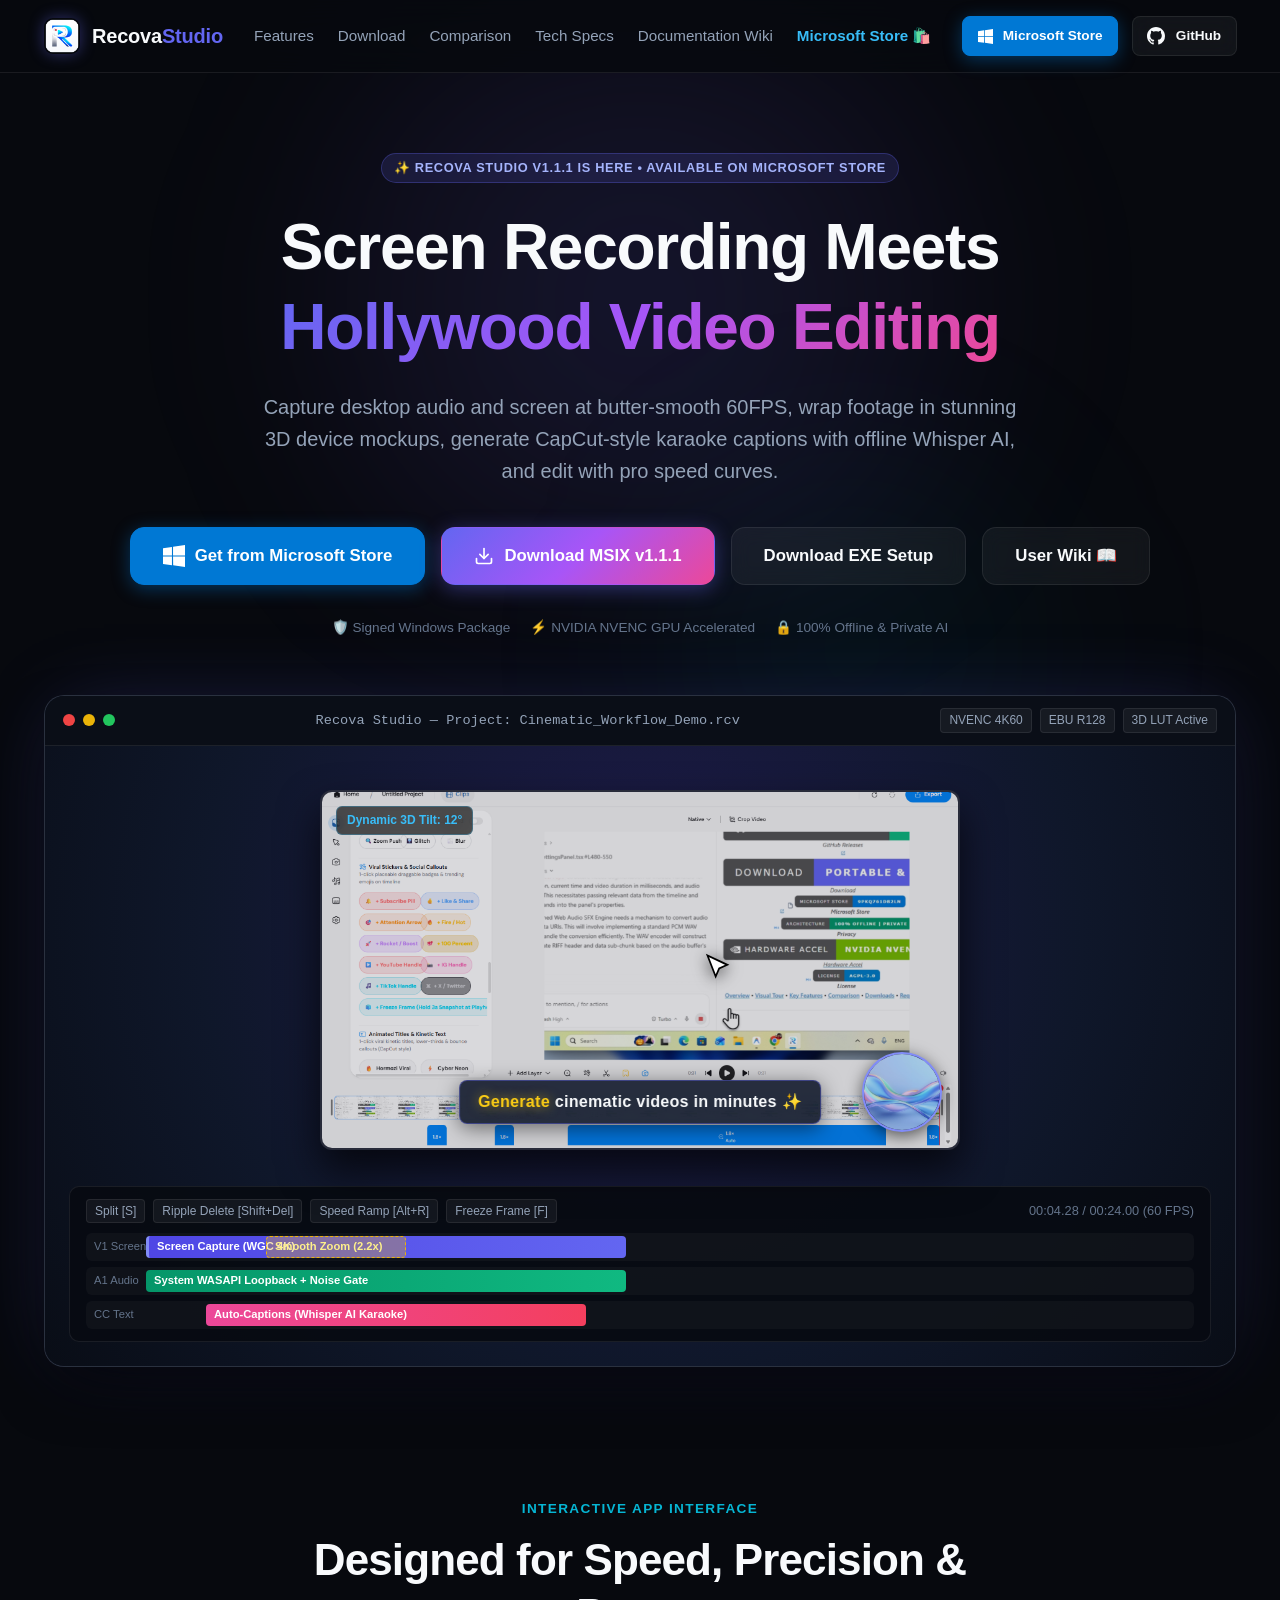
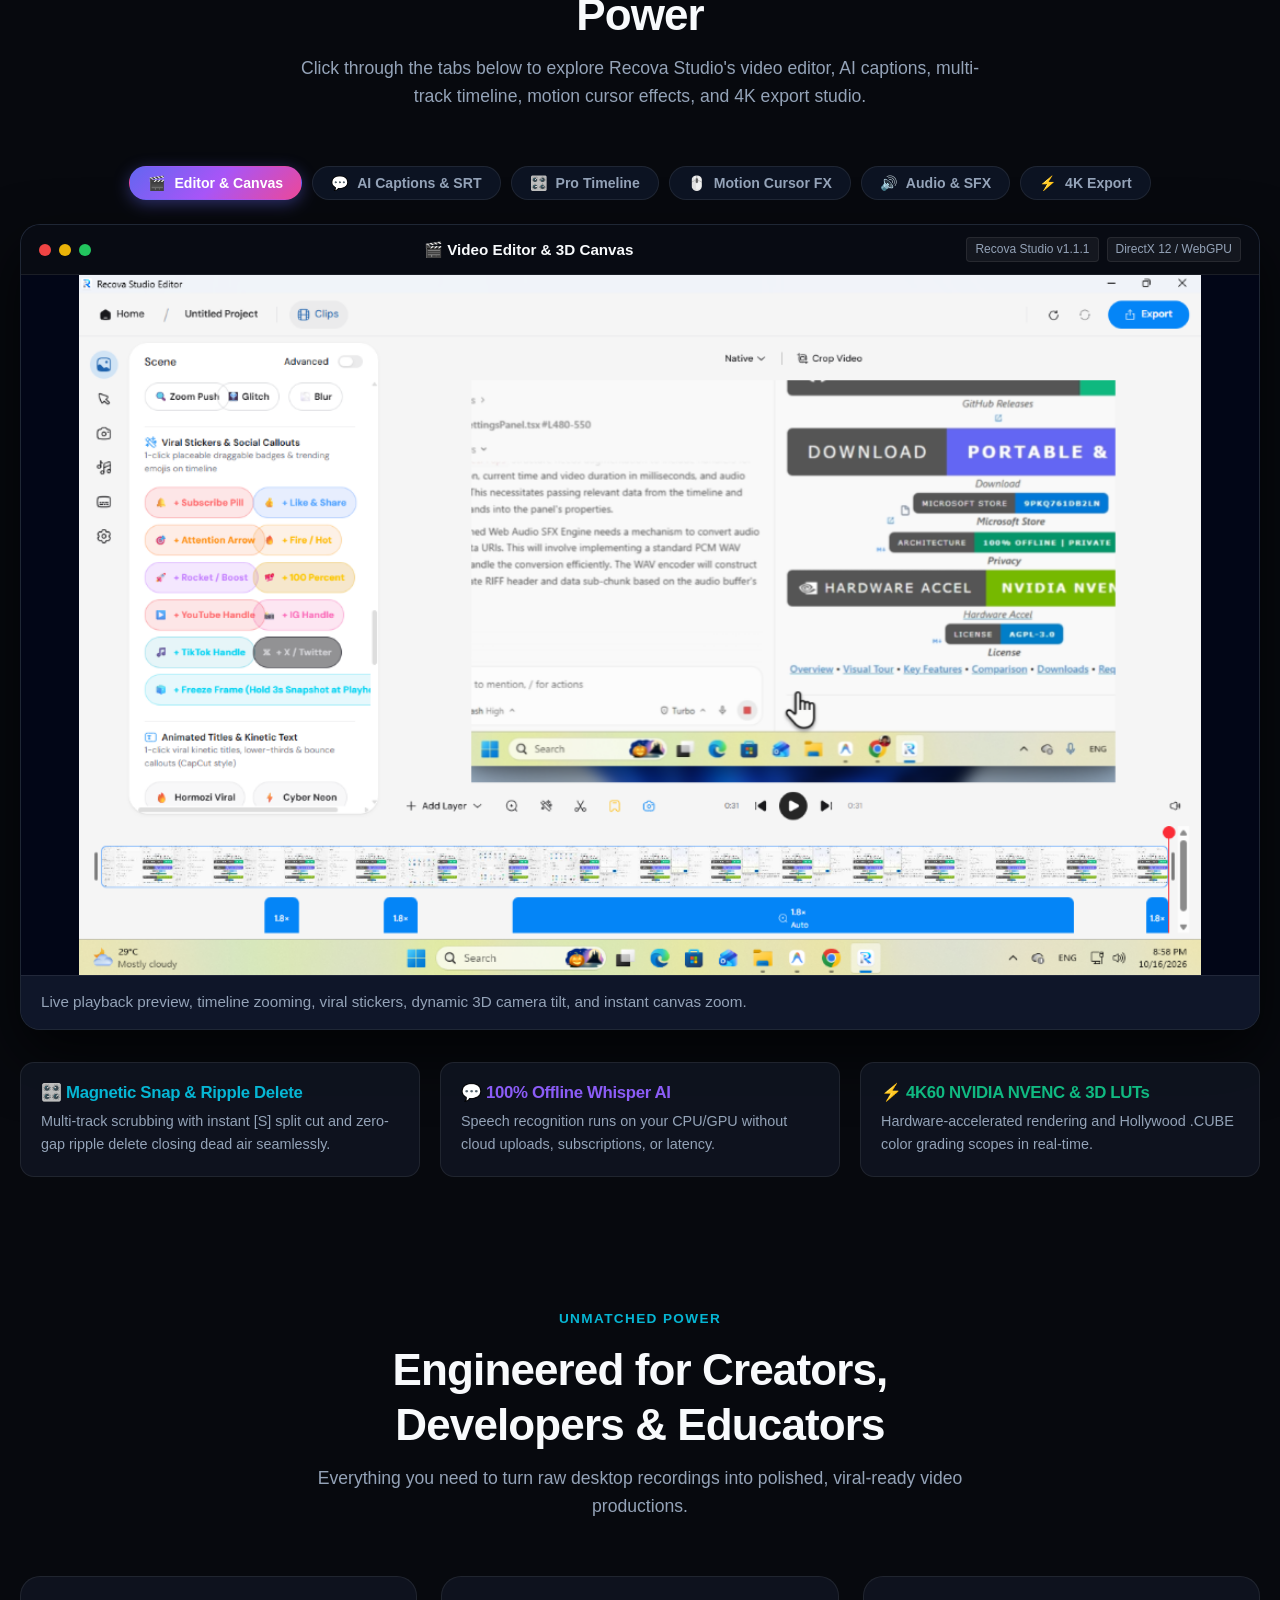
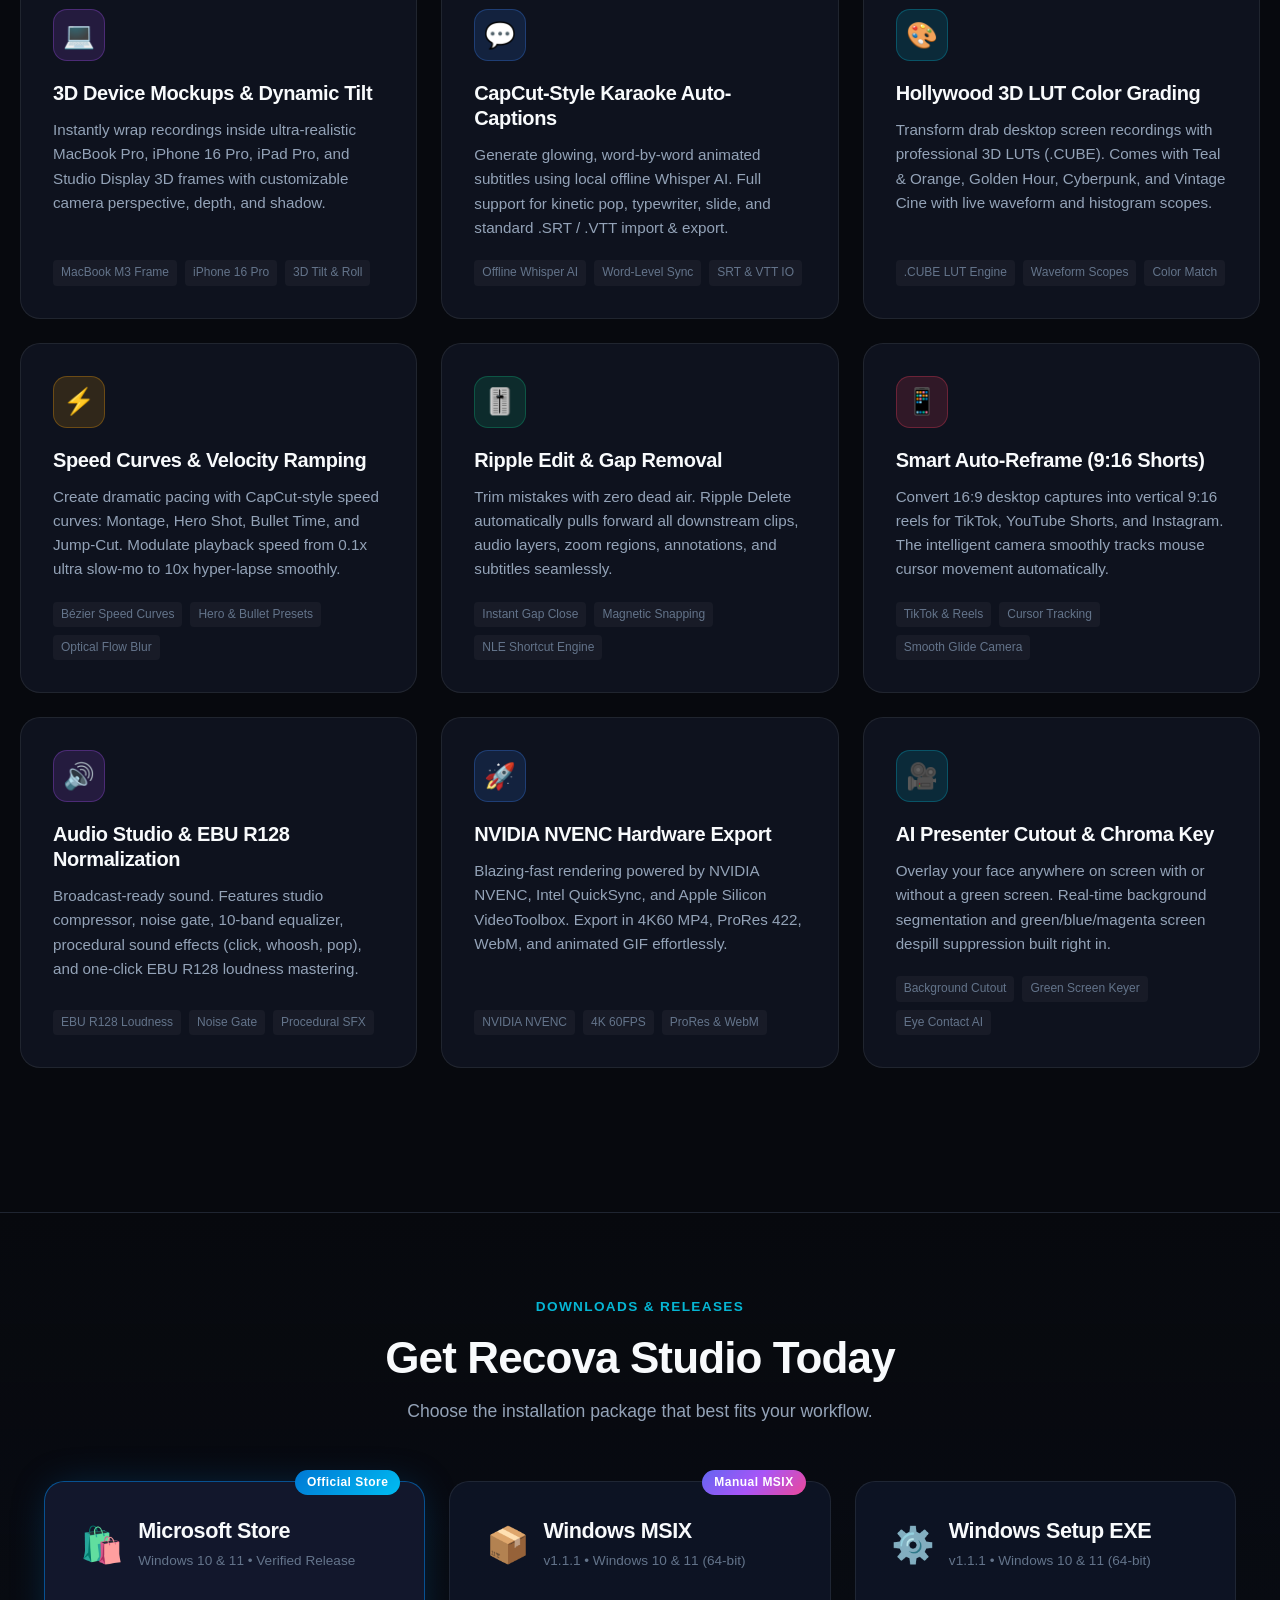
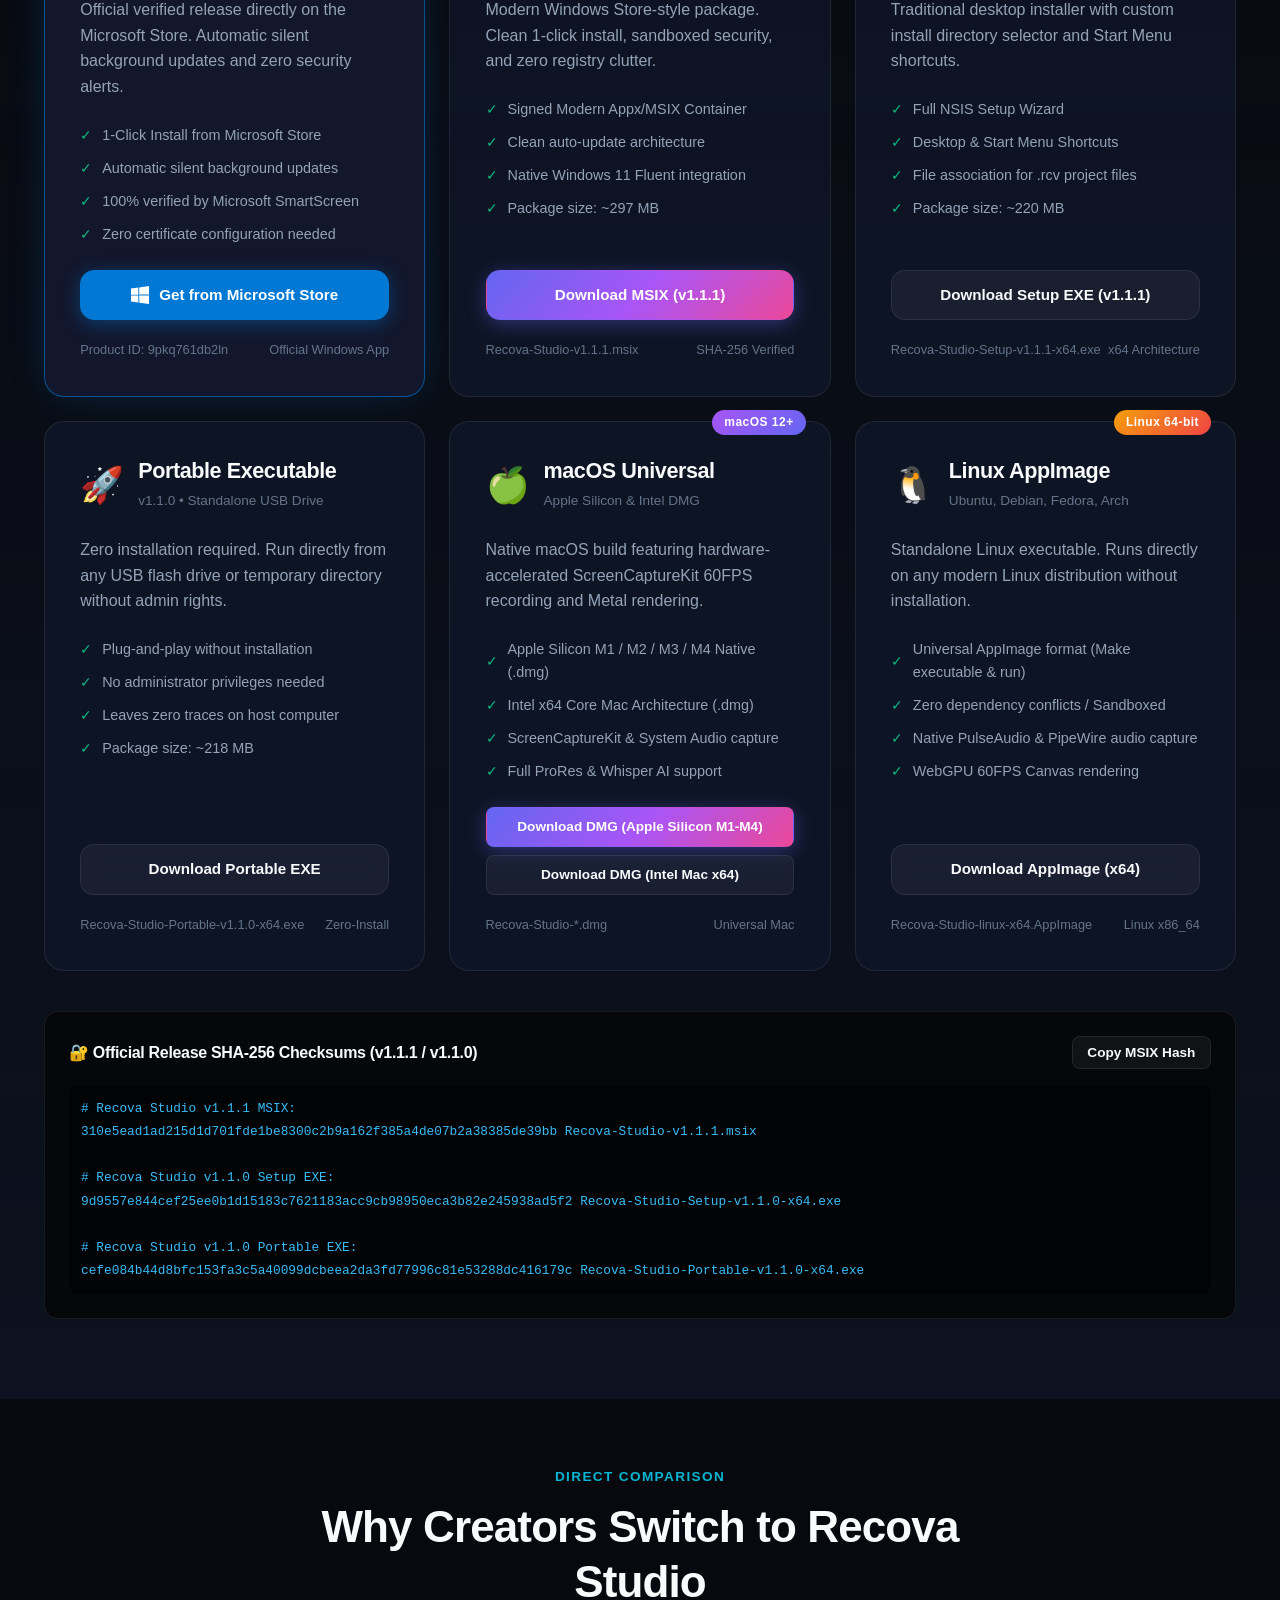
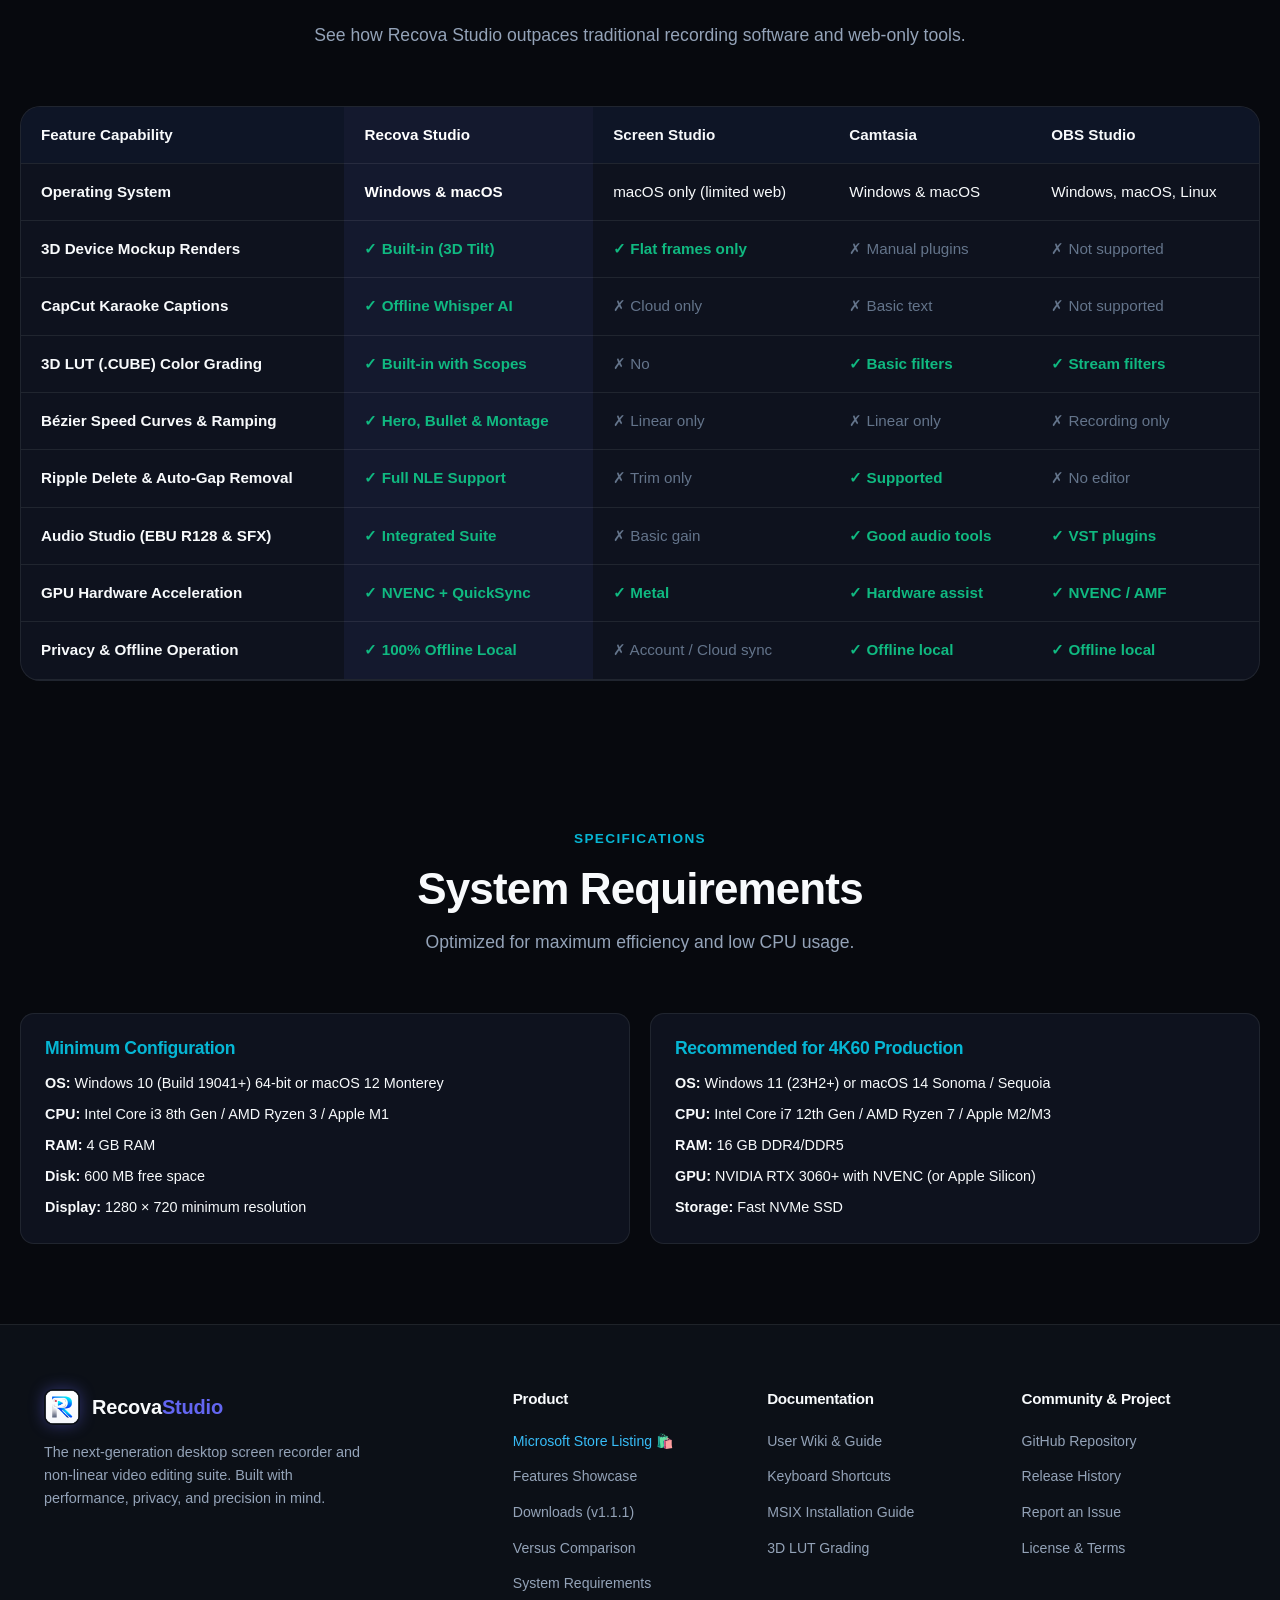
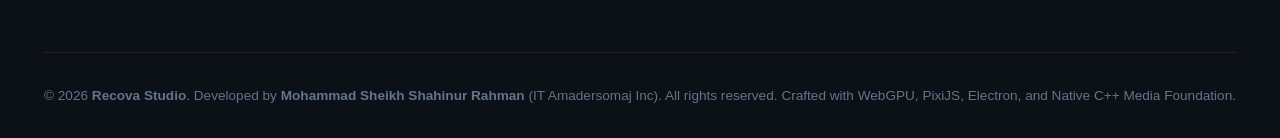
<file: index.html>
<!DOCTYPE html>
<html lang="en">
<head>
  <meta charset="UTF-8">
  <meta name="viewport" content="width=device-width, initial-scale=1.0">
  <title>Recova Studio — Next-Gen Screen Recording & Pro NLE Studio</title>
  <meta name="description" content="Recova Studio is a next-generation screen recorder and non-linear video editor for Windows and Mac. Featuring 3D device mockups, CapCut-style karaoke captions, offline Whisper AI, 3D LUTs, and GPU hardware acceleration.">
  <link rel="icon" type="image/png" href="assets/app-icons/recordly-32.png">
  <link rel="stylesheet" href="style.css">
</head>
<body>

  <!-- Ambient Glow Effects -->
  <div class="ambient-glow"></div>
  <div class="ambient-glow-bottom"></div>

  <!-- Navbar -->
  <header class="navbar">
    <div class="container nav-wrapper">
      <a href="index.html" class="brand">
        <img src="assets/recova-logo.png" alt="Recova Studio Logo" class="brand-icon">
        <span>Recova<span style="color: var(--accent-primary);">Studio</span></span>
      </a>

      <ul class="nav-links">
        <li><a href="#features" class="nav-link">Features</a></li>
        <li><a href="#download" class="nav-link">Download</a></li>
        <li><a href="#comparison" class="nav-link">Comparison</a></li>
        <li><a href="#specs" class="nav-link">Tech Specs</a></li>
        <li><a href="docs.html" class="nav-link">Documentation Wiki</a></li>
        <li><a href="https://apps.microsoft.com/detail/9pkq761db2ln?hl=en-GB&gl=BD" target="_blank" rel="noopener noreferrer" class="nav-link" style="color: #38bdf8; font-weight: 600;">Microsoft Store 🛍️</a></li>
      </ul>

      <div class="nav-actions">
        <a href="https://apps.microsoft.com/detail/9pkq761db2ln?hl=en-GB&gl=BD" target="_blank" rel="noopener noreferrer" class="btn btn-store btn-sm">
          <svg width="15" height="15" viewBox="0 0 24 24" fill="currentColor"><path d="M0 3.449L9.75 2.1v9.451H0m10.949-9.602L24 0v11.4H10.949M0 12.6h9.75v9.451L0 20.699M10.949 12.6H24V24l-12.9-1.801"/></svg>
          Microsoft Store
        </a>
        <a href="https://github.com/mohammad-sheikh-shahinur-rahman/RECOVA-STUDIO-WIKI" target="_blank" rel="noopener noreferrer" class="btn btn-secondary btn-sm">
          <svg width="18" height="18" viewBox="0 0 24 24" fill="currentColor"><path d="M12 0C5.37 0 0 5.37 0 12c0 5.31 3.435 9.795 8.205 11.385.6.105.825-.255.825-.57 0-.285-.015-1.23-.015-2.235-3.015.555-3.795-.735-4.035-1.41-.135-.345-.72-1.41-1.23-1.695-.42-.225-1.02-.78-.015-.795.945-.015 1.62.87 1.845 1.23 1.08 1.815 2.805 1.305 3.495.99.105-.78.42-1.305.765-1.605-2.67-.3-5.46-1.335-5.46-5.925 0-1.305.465-2.385 1.23-3.225-.12-.3-.54-1.53.12-3.18 0 0 1.005-.315 3.3 1.23.96-.27 1.98-.405 3-.405s2.04.135 3 .405c2.295-1.56 3.3-1.23 3.3-1.23.66 1.65.24 2.88.12 3.18.765.84 1.23 1.905 1.23 3.225 0 4.605-2.805 5.625-5.475 5.925.435.375.81 1.095.81 2.22 0 1.605-.015 2.895-.015 3.3 0 .315.225.69.825.57A12.02 12.02 0 0024 12c0-6.63-5.37-12-12-12z"/></svg>
          GitHub
        </a>
      </div>
    </div>
  </header>

  <!-- Hero Section -->
  <main>
    <section class="hero">
      <div class="container">
        <div class="hero-badge-wrap">
          <span class="badge badge-gradient">
            ✨ Recova Studio v1.1.1 is here • Available on Microsoft Store
          </span>
        </div>

        <h1 class="hero-title">
          Screen Recording Meets <br>
          <span class="accent-gradient-text">Hollywood Video Editing</span>
        </h1>

        <p class="hero-subtitle">
          Capture desktop audio and screen at butter-smooth 60FPS, wrap footage in stunning 3D device mockups, generate CapCut-style karaoke captions with offline Whisper AI, and edit with pro speed curves.
        </p>

        <div class="hero-cta-group">
          <a href="https://apps.microsoft.com/detail/9pkq761db2ln?hl=en-GB&gl=BD" target="_blank" rel="noopener noreferrer" class="btn btn-store btn-lg">
            <svg width="22" height="22" viewBox="0 0 24 24" fill="currentColor"><path d="M0 3.449L9.75 2.1v9.451H0m10.949-9.602L24 0v11.4H10.949M0 12.6h9.75v9.451L0 20.699M10.949 12.6H24V24l-12.9-1.801"/></svg>
            Get from Microsoft Store
          </a>
          <a href="https://github.com/mohammad-sheikh-shahinur-rahman/RECOVA-STUDIO-WIKI/releases/download/v1.1.1/Recova-Studio-v1.1.1.msix" class="btn btn-primary btn-lg">
            <svg width="20" height="20" viewBox="0 0 24 24" fill="none" stroke="currentColor" stroke-width="2" stroke-linecap="round" stroke-linejoin="round"><path d="M21 15v4a2 2 0 0 1-2 2H5a2 2 0 0 1-2-2v-4"></path><polyline points="7 10 12 15 17 10"></polyline><line x1="12" y1="15" x2="12" y2="3"></line></svg>
            Download MSIX v1.1.1
          </a>
          <a href="https://github.com/mohammad-sheikh-shahinur-rahman/RECOVA-STUDIO-WIKI/releases/download/v1.1.1/Recova-Studio-Setup-v1.1.0-x64.exe" class="btn btn-secondary btn-lg">
            Download EXE Setup
          </a>
          <a href="docs.html" class="btn btn-secondary btn-lg">
            User Wiki 📖
          </a>
        </div>

        <div class="hero-meta">
          <span>🛡️ Signed Windows Package</span>
          <span>⚡ NVIDIA NVENC GPU Accelerated</span>
          <span>🔒 100% Offline & Private AI</span>
        </div>

        <!-- 3D Interactive App Mockup Preview -->
        <div class="preview-showcase">
          <div class="app-frame">
            <div class="frame-header">
              <div class="frame-dots">
                <span class="dot red"></span>
                <span class="dot yellow"></span>
                <span class="dot green"></span>
              </div>
              <div class="frame-title">Recova Studio — Project: Cinematic_Workflow_Demo.rcv</div>
              <div class="frame-chips">
                <span class="chip">NVENC 4K60</span>
                <span class="chip">EBU R128</span>
                <span class="chip">3D LUT Active</span>
              </div>
            </div>

            <div class="frame-body">
              <div class="mockup-canvas-wrapper">
                <div class="mockup-3d-screen">
                  <img src="assets/recova-editor-ui.png" alt="Recova Studio Video Editor UI">
                  <div class="mockup-overlay-badge">Dynamic 3D Tilt: 12°</div>
                  
                  <!-- Floating Cursor -->
                  <svg class="mockup-cursor" viewBox="0 0 24 24" fill="#ffffff" stroke="#000000" stroke-width="1.5">
                    <path d="M3 3l7 18 3-7 7-3L3 3z"/>
                  </svg>

                  <!-- Floating Webcam Bubble -->
                  <div class="mockup-webcam-bubble">
                    <img src="assets/glassmorphism-3.jpg" alt="Webcam Overlay">
                  </div>

                  <!-- Word-by-Word Karaoke Subtitle -->
                  <div class="mockup-karaoke-cue">
                    <span class="karaoke-active">Generate</span> cinematic videos in minutes ✨
                  </div>
                </div>
              </div>

              <!-- Pro Multi-Track Timeline -->
              <div class="mockup-timeline">
                <div class="timeline-controls">
                  <div class="timeline-tools">
                    <button class="tool-btn">Split [S]</button>
                    <button class="tool-btn">Ripple Delete [Shift+Del]</button>
                    <button class="tool-btn">Speed Ramp [Alt+R]</button>
                    <button class="tool-btn">Freeze Frame [F]</button>
                  </div>
                  <span>00:04.28 / 00:24.00 (60 FPS)</span>
                </div>

                <div class="timeline-tracks">
                  <div class="timeline-track">
                    <span>V1 Screen</span>
                    <div class="track-block block-video">Screen Capture (WGC 4K)</div>
                    <div class="track-block block-zoom">Smooth Zoom (2.2x)</div>
                  </div>
                  <div class="timeline-track">
                    <span>A1 Audio</span>
                    <div class="track-block block-audio">System WASAPI Loopback + Noise Gate</div>
                  </div>
                  <div class="timeline-track">
                    <span>CC Text</span>
                    <div class="track-block block-captions">Auto-Captions (Whisper AI Karaoke)</div>
                  </div>
                </div>
              </div>
            </div>
          </div>
        </div>
      </div>
    </section>

    <!-- Real App Interface Interactive Showcase -->
    <section class="container" style="padding: 2rem 0 4rem;">
      <div class="section-header">
        <span class="section-tag">Interactive App Interface</span>
        <h2>Designed for Speed, Precision & Power</h2>
        <p class="section-desc">Click through the tabs below to explore Recova Studio's video editor, AI captions, multi-track timeline, motion cursor effects, and 4K export studio.</p>
      </div>

      <!-- Screenshot Tabs Navigation -->
      <div class="ui-tour-tabs">
        <button class="ui-tab-btn active" data-img="assets/recova-editor-ui.png" data-title="🎬 Video Editor & 3D Canvas" data-desc="Live playback preview, timeline zooming, viral stickers, dynamic 3D camera tilt, and instant canvas zoom.">
          <span>🎬</span> Editor & Canvas
        </button>
        <button class="ui-tab-btn" data-img="assets/recova-captions-ui.png" data-title="💬 Whisper AI Captions & Subtitles" data-desc="Offline speech-to-text, word-by-word karaoke highlighting, filler word removal, and instant SRT/VTT subtitle export.">
          <span>💬</span> AI Captions & SRT
        </button>
        <button class="ui-tab-btn" data-img="assets/recova-timeline-ui.png" data-title="🎛️ Multi-Track Magnetic Timeline" data-desc="Frame-accurate scrubbing, magnetic snapping, in/out points, ripple delete [Shift+Del], and 1.8x speed ramping badges.">
          <span>🎛️</span> Pro Timeline
        </button>
        <button class="ui-tab-btn" data-img="assets/Screenshot-02-Motion-Cursor-FX.png" data-title="🖱️ Motion Cursor & Tactile Audio FX" data-desc="Custom cursor arrows, tactile mechanical click sound effects, click bounce physics, and spotlight focus dimming.">
          <span>🖱️</span> Motion Cursor FX
        </button>
        <button class="ui-tab-btn" data-img="assets/recova-audio-ui.png" data-title="🔊 Broadcast Audio & Synced SFX" data-desc="1-click action-synced whoosh/swoosh SFX, EBU R128 (-14 LUFS) broadcast loudness normalization, and studio EQ.">
          <span>🔊</span> Audio & SFX
        </button>
        <button class="ui-tab-btn" data-img="assets/Screenshot-04-Export-Presets.png" data-title="⚡ Hardware NVENC & Export Studio" data-desc="GPU-accelerated NVIDIA NVENC 4K60 export, bitrate controls, and presets for YouTube, TikTok, Reels, and Shorts.">
          <span>⚡</span> 4K Export
        </button>
      </div>

      <!-- Active Screenshot Showcase Card -->
      <div class="ui-tour-card">
        <div class="ui-tour-header">
          <div class="frame-dots">
            <span class="dot red"></span>
            <span class="dot yellow"></span>
            <span class="dot green"></span>
          </div>
          <div class="ui-tour-title" id="uiTourTitle">🎬 Video Editor & 3D Canvas</div>
          <div class="frame-chips">
            <span class="chip">Recova Studio v1.1.1</span>
            <span class="chip">DirectX 12 / WebGPU</span>
          </div>
        </div>
        <div class="ui-tour-screen">
          <img id="uiTourImg" src="assets/recova-editor-ui.png" alt="Recova Studio Professional Editor UI">
        </div>
        <div class="ui-tour-footer">
          <p id="uiTourDesc">Live playback preview, timeline zooming, viral stickers, dynamic 3D camera tilt, and instant canvas zoom.</p>
        </div>
      </div>

      <!-- Feature Highlight Badges -->
      <div style="display: grid; grid-template-columns: repeat(auto-fit, minmax(300px, 1fr)); gap: 20px; margin-top: 2rem;">
        <div style="background: var(--bg-card); border: 1px solid var(--border-color); border-radius: var(--radius-md); padding: 1.25rem;">
          <h4 style="color: var(--accent-cyan); margin-bottom: 0.4rem; font-size: 1.05rem;">🎛️ Magnetic Snap & Ripple Delete</h4>
          <p style="font-size: 0.9rem; color: var(--text-secondary); margin: 0;">Multi-track scrubbing with instant [S] split cut and zero-gap ripple delete closing dead air seamlessly.</p>
        </div>
        <div style="background: var(--bg-card); border: 1px solid var(--border-color); border-radius: var(--radius-md); padding: 1.25rem;">
          <h4 style="color: var(--accent-secondary); margin-bottom: 0.4rem; font-size: 1.05rem;">💬 100% Offline Whisper AI</h4>
          <p style="font-size: 0.9rem; color: var(--text-secondary); margin: 0;">Speech recognition runs on your CPU/GPU without cloud uploads, subscriptions, or latency.</p>
        </div>
        <div style="background: var(--bg-card); border: 1px solid var(--border-color); border-radius: var(--radius-md); padding: 1.25rem;">
          <h4 style="color: var(--accent-emerald); margin-bottom: 0.4rem; font-size: 1.05rem;">⚡ 4K60 NVIDIA NVENC & 3D LUTs</h4>
          <p style="font-size: 0.9rem; color: var(--text-secondary); margin: 0;">Hardware-accelerated rendering and Hollywood .CUBE color grading scopes in real-time.</p>
        </div>
      </div>
    </section>

    <!-- Core Features Section -->
    <section id="features" class="container" style="padding: 4rem 0;">
      <div class="section-header">
        <span class="section-tag">Unmatched Power</span>
        <h2>Engineered for Creators, Developers & Educators</h2>
        <p class="section-desc">Everything you need to turn raw desktop recordings into polished, viral-ready video productions.</p>
      </div>

      <div class="features-grid">
        <!-- Feature 1 -->
        <div class="feature-card">
          <div class="card-icon purple">💻</div>
          <h3>3D Device Mockups & Dynamic Tilt</h3>
          <p>Instantly wrap recordings inside ultra-realistic MacBook Pro, iPhone 16 Pro, iPad Pro, and Studio Display 3D frames with customizable camera perspective, depth, and shadow.</p>
          <div class="feature-tags">
            <span class="tag-pill">MacBook M3 Frame</span>
            <span class="tag-pill">iPhone 16 Pro</span>
            <span class="tag-pill">3D Tilt & Roll</span>
          </div>
        </div>

        <!-- Feature 2 -->
        <div class="feature-card">
          <div class="card-icon blue">💬</div>
          <h3>CapCut-Style Karaoke Auto-Captions</h3>
          <p>Generate glowing, word-by-word animated subtitles using local offline Whisper AI. Full support for kinetic pop, typewriter, slide, and standard .SRT / .VTT import & export.</p>
          <div class="feature-tags">
            <span class="tag-pill">Offline Whisper AI</span>
            <span class="tag-pill">Word-Level Sync</span>
            <span class="tag-pill">SRT & VTT IO</span>
          </div>
        </div>

        <!-- Feature 3 -->
        <div class="feature-card">
          <div class="card-icon cyan">🎨</div>
          <h3>Hollywood 3D LUT Color Grading</h3>
          <p>Transform drab desktop screen recordings with professional 3D LUTs (.CUBE). Comes with Teal & Orange, Golden Hour, Cyberpunk, and Vintage Cine with live waveform and histogram scopes.</p>
          <div class="feature-tags">
            <span class="tag-pill">.CUBE LUT Engine</span>
            <span class="tag-pill">Waveform Scopes</span>
            <span class="tag-pill">Color Match</span>
          </div>
        </div>

        <!-- Feature 4 -->
        <div class="feature-card">
          <div class="card-icon amber">⚡</div>
          <h3>Speed Curves & Velocity Ramping</h3>
          <p>Create dramatic pacing with CapCut-style speed curves: Montage, Hero Shot, Bullet Time, and Jump-Cut. Modulate playback speed from 0.1x ultra slow-mo to 10x hyper-lapse smoothly.</p>
          <div class="feature-tags">
            <span class="tag-pill">Bézier Speed Curves</span>
            <span class="tag-pill">Hero & Bullet Presets</span>
            <span class="tag-pill">Optical Flow Blur</span>
          </div>
        </div>

        <!-- Feature 5 -->
        <div class="feature-card">
          <div class="card-icon emerald">🎚️</div>
          <h3>Ripple Edit & Gap Removal</h3>
          <p>Trim mistakes with zero dead air. Ripple Delete automatically pulls forward all downstream clips, audio layers, zoom regions, annotations, and subtitles seamlessly.</p>
          <div class="feature-tags">
            <span class="tag-pill">Instant Gap Close</span>
            <span class="tag-pill">Magnetic Snapping</span>
            <span class="tag-pill">NLE Shortcut Engine</span>
          </div>
        </div>

        <!-- Feature 6 -->
        <div class="feature-card">
          <div class="card-icon rose">📱</div>
          <h3>Smart Auto-Reframe (9:16 Shorts)</h3>
          <p>Convert 16:9 desktop captures into vertical 9:16 reels for TikTok, YouTube Shorts, and Instagram. The intelligent camera smoothly tracks mouse cursor movement automatically.</p>
          <div class="feature-tags">
            <span class="tag-pill">TikTok & Reels</span>
            <span class="tag-pill">Cursor Tracking</span>
            <span class="tag-pill">Smooth Glide Camera</span>
          </div>
        </div>

        <!-- Feature 7 -->
        <div class="feature-card">
          <div class="card-icon purple">🔊</div>
          <h3>Audio Studio & EBU R128 Normalization</h3>
          <p>Broadcast-ready sound. Features studio compressor, noise gate, 10-band equalizer, procedural sound effects (click, whoosh, pop), and one-click EBU R128 loudness mastering.</p>
          <div class="feature-tags">
            <span class="tag-pill">EBU R128 Loudness</span>
            <span class="tag-pill">Noise Gate</span>
            <span class="tag-pill">Procedural SFX</span>
          </div>
        </div>

        <!-- Feature 8 -->
        <div class="feature-card">
          <div class="card-icon blue">🚀</div>
          <h3>NVIDIA NVENC Hardware Export</h3>
          <p>Blazing-fast rendering powered by NVIDIA NVENC, Intel QuickSync, and Apple Silicon VideoToolbox. Export in 4K60 MP4, ProRes 422, WebM, and animated GIF effortlessly.</p>
          <div class="feature-tags">
            <span class="tag-pill">NVIDIA NVENC</span>
            <span class="tag-pill">4K 60FPS</span>
            <span class="tag-pill">ProRes & WebM</span>
          </div>
        </div>

        <!-- Feature 9 -->
        <div class="feature-card">
          <div class="card-icon cyan">🎥</div>
          <h3>AI Presenter Cutout & Chroma Key</h3>
          <p>Overlay your face anywhere on screen with or without a green screen. Real-time background segmentation and green/blue/magenta screen despill suppression built right in.</p>
          <div class="feature-tags">
            <span class="tag-pill">Background Cutout</span>
            <span class="tag-pill">Green Screen Keyer</span>
            <span class="tag-pill">Eye Contact AI</span>
          </div>
        </div>
      </div>
    </section>

    <!-- Downloads Section -->
    <section id="download" class="download-section">
      <div class="container">
        <div class="section-header">
          <span class="section-tag">Downloads & Releases</span>
          <h2>Get Recova Studio Today</h2>
          <p class="section-desc">Choose the installation package that best fits your workflow.</p>
        </div>

        <div class="download-cards-grid">
          <!-- Microsoft Store (Official Store Release) -->
          <div class="dl-card highlight" style="border-color: rgba(0, 120, 212, 0.6); box-shadow: 0 0 40px -10px rgba(0, 120, 212, 0.35);">
            <span class="dl-badge-top" style="background: linear-gradient(135deg, #0078d4, #00bcf2);">Official Store</span>
            <div class="dl-header">
              <div class="dl-icon">🛍️</div>
              <div class="dl-title-wrap">
                <h3>Microsoft Store</h3>
                <span>Windows 10 & 11 • Verified Release</span>
              </div>
            </div>
            <p>Official verified release directly on the Microsoft Store. Automatic silent background updates and zero security alerts.</p>
            <ul class="dl-features">
              <li><i>✓</i> 1-Click Install from Microsoft Store</li>
              <li><i>✓</i> Automatic silent background updates</li>
              <li><i>✓</i> 100% verified by Microsoft SmartScreen</li>
              <li><i>✓</i> Zero certificate configuration needed</li>
            </ul>
            <a href="https://apps.microsoft.com/detail/9pkq761db2ln?hl=en-GB&gl=BD" target="_blank" rel="noopener noreferrer" class="btn btn-store">
              <svg width="18" height="18" viewBox="0 0 24 24" fill="currentColor"><path d="M0 3.449L9.75 2.1v9.451H0m10.949-9.602L24 0v11.4H10.949M0 12.6h9.75v9.451L0 20.699M10.949 12.6H24V24l-12.9-1.801"/></svg>
              Get from Microsoft Store
            </a>
            <div class="dl-meta-footer">
              <span>Product ID: 9pkq761db2ln</span>
              <span>Official Windows App</span>
            </div>
          </div>

          <!-- MSIX Package (Recommended) -->
          <div class="dl-card">
            <span class="dl-badge-top">Manual MSIX</span>
            <div class="dl-header">
              <div class="dl-icon">📦</div>
              <div class="dl-title-wrap">
                <h3>Windows MSIX</h3>
                <span>v1.1.1 • Windows 10 & 11 (64-bit)</span>
              </div>
            </div>
            <p>Modern Windows Store-style package. Clean 1-click install, sandboxed security, and zero registry clutter.</p>
            <ul class="dl-features">
              <li><i>✓</i> Signed Modern Appx/MSIX Container</li>
              <li><i>✓</i> Clean auto-update architecture</li>
              <li><i>✓</i> Native Windows 11 Fluent integration</li>
              <li><i>✓</i> Package size: ~297 MB</li>
            </ul>
            <a href="https://github.com/mohammad-sheikh-shahinur-rahman/RECOVA-STUDIO-WIKI/releases/download/v1.1.1/Recova-Studio-v1.1.1.msix" class="btn btn-primary">
              Download MSIX (v1.1.1)
            </a>
            <div class="dl-meta-footer">
              <span>Recova-Studio-v1.1.1.msix</span>
              <span>SHA-256 Verified</span>
            </div>
          </div>

          <!-- Setup Installer EXE -->
          <div class="dl-card">
            <div class="dl-header">
              <div class="dl-icon">⚙️</div>
              <div class="dl-title-wrap">
                <h3>Windows Setup EXE</h3>
                <span>v1.1.1 • Windows 10 & 11 (64-bit)</span>
              </div>
            </div>
            <p>Traditional desktop installer with custom install directory selector and Start Menu shortcuts.</p>
            <ul class="dl-features">
              <li><i>✓</i> Full NSIS Setup Wizard</li>
              <li><i>✓</i> Desktop & Start Menu Shortcuts</li>
              <li><i>✓</i> File association for .rcv project files</li>
              <li><i>✓</i> Package size: ~220 MB</li>
            </ul>
            <a href="https://github.com/mohammad-sheikh-shahinur-rahman/RECOVA-STUDIO-WIKI/releases/download/v1.1.1/Recova-Studio-Setup-v1.1.1-x64.exe" class="btn btn-secondary">
              Download Setup EXE (v1.1.1)
            </a>
            <div class="dl-meta-footer">
              <span>Recova-Studio-Setup-v1.1.1-x64.exe</span>
              <span>x64 Architecture</span>
            </div>
          </div>

          <!-- Portable Executable -->
          <div class="dl-card">
            <div class="dl-header">
              <div class="dl-icon">🚀</div>
              <div class="dl-title-wrap">
                <h3>Portable Executable</h3>
                <span>v1.1.0 • Standalone USB Drive</span>
              </div>
            </div>
            <p>Zero installation required. Run directly from any USB flash drive or temporary directory without admin rights.</p>
            <ul class="dl-features">
              <li><i>✓</i> Plug-and-play without installation</li>
              <li><i>✓</i> No administrator privileges needed</li>
              <li><i>✓</i> Leaves zero traces on host computer</li>
              <li><i>✓</i> Package size: ~218 MB</li>
            </ul>
            <a href="https://github.com/mohammad-sheikh-shahinur-rahman/RECOVA-STUDIO-WIKI/releases/download/v1.1.1/Recova-Studio-Portable-v1.1.0-x64.exe" class="btn btn-secondary">
              Download Portable EXE
            </a>
            <div class="dl-meta-footer">
              <span>Recova-Studio-Portable-v1.1.0-x64.exe</span>
              <span>Zero-Install</span>
            </div>
          </div>

          <!-- macOS Universal Package -->
          <div class="dl-card">
            <span class="dl-badge-top" style="background: linear-gradient(135deg, #a855f7, #6366f1);">macOS 12+</span>
            <div class="dl-header">
              <div class="dl-icon">🍏</div>
              <div class="dl-title-wrap">
                <h3>macOS Universal</h3>
                <span>Apple Silicon & Intel DMG</span>
              </div>
            </div>
            <p>Native macOS build featuring hardware-accelerated ScreenCaptureKit 60FPS recording and Metal rendering.</p>
            <ul class="dl-features">
              <li><i>✓</i> Apple Silicon M1 / M2 / M3 / M4 Native (.dmg)</li>
              <li><i>✓</i> Intel x64 Core Mac Architecture (.dmg)</li>
              <li><i>✓</i> ScreenCaptureKit & System Audio capture</li>
              <li><i>✓</i> Full ProRes & Whisper AI support</li>
            </ul>
            <div style="display: flex; gap: 8px; flex-direction: column;">
              <a href="https://github.com/mohammad-sheikh-shahinur-rahman/RECOVA-STUDIO-WIKI/releases/download/v1.1.1/Recova-Studio-arm64.dmg" class="btn btn-primary btn-sm">
                Download DMG (Apple Silicon M1-M4)
              </a>
              <a href="https://github.com/mohammad-sheikh-shahinur-rahman/RECOVA-STUDIO-WIKI/releases/download/v1.1.1/Recova-Studio-x64.dmg" class="btn btn-secondary btn-sm">
                Download DMG (Intel Mac x64)
              </a>
            </div>
            <div class="dl-meta-footer">
              <span>Recova-Studio-*.dmg</span>
              <span>Universal Mac</span>
            </div>
          </div>

          <!-- Linux Standalone Package -->
          <div class="dl-card">
            <span class="dl-badge-top" style="background: linear-gradient(135deg, #f59e0b, #ef4444);">Linux 64-bit</span>
            <div class="dl-header">
              <div class="dl-icon">🐧</div>
              <div class="dl-title-wrap">
                <h3>Linux AppImage</h3>
                <span>Ubuntu, Debian, Fedora, Arch</span>
              </div>
            </div>
            <p>Standalone Linux executable. Runs directly on any modern Linux distribution without installation.</p>
            <ul class="dl-features">
              <li><i>✓</i> Universal AppImage format (Make executable & run)</li>
              <li><i>✓</i> Zero dependency conflicts / Sandboxed</li>
              <li><i>✓</i> Native PulseAudio & PipeWire audio capture</li>
              <li><i>✓</i> WebGPU 60FPS Canvas rendering</li>
            </ul>
            <a href="https://github.com/mohammad-sheikh-shahinur-rahman/RECOVA-STUDIO-WIKI/releases/download/v1.1.1/Recova-Studio-linux-x64.AppImage" class="btn btn-secondary">
              Download AppImage (x64)
            </a>
            <div class="dl-meta-footer">
              <span>Recova-Studio-linux-x64.AppImage</span>
              <span>Linux x86_64</span>
            </div>
          </div>
        </div>

        <!-- Checksums Box -->
        <div class="checksum-box">
          <div class="checksum-header">
            <h4>🔐 Official Release SHA-256 Checksums (v1.1.1 / v1.1.0)</h4>
            <button class="btn btn-secondary btn-sm" onclick="copyToClipboard('310e5ead1ad215d1d701fde1be8300c2b9a162f385a4de07b2a38385de39bb', this)">Copy MSIX Hash</button>
          </div>
          <div class="checksum-code">
# Recova Studio v1.1.1 MSIX:<br>
310e5ead1ad215d1d701fde1be8300c2b9a162f385a4de07b2a38385de39bb  Recova-Studio-v1.1.1.msix<br><br>
# Recova Studio v1.1.0 Setup EXE:<br>
9d9557e844cef25ee0b1d15183c7621183acc9cb98950eca3b82e245938ad5f2  Recova-Studio-Setup-v1.1.0-x64.exe<br><br>
# Recova Studio v1.1.0 Portable EXE:<br>
cefe084b44d8bfc153fa3c5a40099dcbeea2da3fd77996c81e53288dc416179c  Recova-Studio-Portable-v1.1.0-x64.exe
          </div>
        </div>
      </div>
    </section>

    <!-- Comparison Table -->
    <section id="comparison" class="container" style="padding: 4rem 0;">
      <div class="section-header">
        <span class="section-tag">Direct Comparison</span>
        <h2>Why Creators Switch to Recova Studio</h2>
        <p class="section-desc">See how Recova Studio outpaces traditional recording software and web-only tools.</p>
      </div>

      <div class="comparison-table-wrapper">
        <table class="comp-table">
          <thead>
            <tr>
              <th>Feature Capability</th>
              <th class="highlight-col">Recova Studio</th>
              <th>Screen Studio</th>
              <th>Camtasia</th>
              <th>OBS Studio</th>
            </tr>
          </thead>
          <tbody>
            <tr>
              <td><strong>Operating System</strong></td>
              <td class="highlight-col"><strong>Windows & macOS</strong></td>
              <td>macOS only (limited web)</td>
              <td>Windows & macOS</td>
              <td>Windows, macOS, Linux</td>
            </tr>
            <tr>
              <td><strong>3D Device Mockup Renders</strong></td>
              <td class="highlight-col"><span class="check">✓ Built-in (3D Tilt)</span></td>
              <td><span class="check">✓ Flat frames only</span></td>
              <td><span class="cross">✗ Manual plugins</span></td>
              <td><span class="cross">✗ Not supported</span></td>
            </tr>
            <tr>
              <td><strong>CapCut Karaoke Captions</strong></td>
              <td class="highlight-col"><span class="check">✓ Offline Whisper AI</span></td>
              <td><span class="cross">✗ Cloud only</span></td>
              <td><span class="cross">✗ Basic text</span></td>
              <td><span class="cross">✗ Not supported</span></td>
            </tr>
            <tr>
              <td><strong>3D LUT (.CUBE) Color Grading</strong></td>
              <td class="highlight-col"><span class="check">✓ Built-in with Scopes</span></td>
              <td><span class="cross">✗ No</span></td>
              <td><span class="check">✓ Basic filters</span></td>
              <td><span class="check">✓ Stream filters</span></td>
            </tr>
            <tr>
              <td><strong>Bézier Speed Curves & Ramping</strong></td>
              <td class="highlight-col"><span class="check">✓ Hero, Bullet & Montage</span></td>
              <td><span class="cross">✗ Linear only</span></td>
              <td><span class="cross">✗ Linear only</span></td>
              <td><span class="cross">✗ Recording only</span></td>
            </tr>
            <tr>
              <td><strong>Ripple Delete & Auto-Gap Removal</strong></td>
              <td class="highlight-col"><span class="check">✓ Full NLE Support</span></td>
              <td><span class="cross">✗ Trim only</span></td>
              <td><span class="check">✓ Supported</span></td>
              <td><span class="cross">✗ No editor</span></td>
            </tr>
            <tr>
              <td><strong>Audio Studio (EBU R128 & SFX)</strong></td>
              <td class="highlight-col"><span class="check">✓ Integrated Suite</span></td>
              <td><span class="cross">✗ Basic gain</span></td>
              <td><span class="check">✓ Good audio tools</span></td>
              <td><span class="check">✓ VST plugins</span></td>
            </tr>
            <tr>
              <td><strong>GPU Hardware Acceleration</strong></td>
              <td class="highlight-col"><span class="check">✓ NVENC + QuickSync</span></td>
              <td><span class="check">✓ Metal</span></td>
              <td><span class="check">✓ Hardware assist</span></td>
              <td><span class="check">✓ NVENC / AMF</span></td>
            </tr>
            <tr>
              <td><strong>Privacy & Offline Operation</strong></td>
              <td class="highlight-col"><span class="check">✓ 100% Offline Local</span></td>
              <td><span class="cross">✗ Account / Cloud sync</span></td>
              <td><span class="check">✓ Offline local</span></td>
              <td><span class="check">✓ Offline local</span></td>
            </tr>
          </tbody>
        </table>
      </div>
    </section>

    <!-- Technical Specs & Requirements -->
    <section id="specs" class="container" style="padding: 2rem 0 5rem;">
      <div class="section-header">
        <span class="section-tag">Specifications</span>
        <h2>System Requirements</h2>
        <p class="section-desc">Optimized for maximum efficiency and low CPU usage.</p>
      </div>

      <div class="sys-req-grid">
        <div class="sys-card">
          <h4>Minimum Configuration</h4>
          <ul>
            <li><strong>OS:</strong> Windows 10 (Build 19041+) 64-bit or macOS 12 Monterey</li>
            <li><strong>CPU:</strong> Intel Core i3 8th Gen / AMD Ryzen 3 / Apple M1</li>
            <li><strong>RAM:</strong> 4 GB RAM</li>
            <li><strong>Disk:</strong> 600 MB free space</li>
            <li><strong>Display:</strong> 1280 × 720 minimum resolution</li>
          </ul>
        </div>

        <div class="sys-card">
          <h4>Recommended for 4K60 Production</h4>
          <ul>
            <li><strong>OS:</strong> Windows 11 (23H2+) or macOS 14 Sonoma / Sequoia</li>
            <li><strong>CPU:</strong> Intel Core i7 12th Gen / AMD Ryzen 7 / Apple M2/M3</li>
            <li><strong>RAM:</strong> 16 GB DDR4/DDR5</li>
            <li><strong>GPU:</strong> NVIDIA RTX 3060+ with NVENC (or Apple Silicon)</li>
            <li><strong>Storage:</strong> Fast NVMe SSD</li>
          </ul>
        </div>
      </div>
    </section>
  </main>

  <!-- Footer -->
  <footer class="footer">
    <div class="container">
      <div class="footer-top">
        <div class="footer-brand">
          <a href="index.html" class="brand">
            <img src="assets/recova-logo.png" alt="Recova Studio Logo" class="brand-icon">
            <span>Recova<span style="color: var(--accent-primary);">Studio</span></span>
          </a>
          <p>
            The next-generation desktop screen recorder and non-linear video editing suite. Built with performance, privacy, and precision in mind.
          </p>
        </div>

        <div class="footer-group">
          <h4>Product</h4>
          <ul>
            <li><a href="https://apps.microsoft.com/detail/9pkq761db2ln?hl=en-GB&gl=BD" target="_blank" rel="noopener noreferrer" style="color: #38bdf8;">Microsoft Store Listing 🛍️</a></li>
            <li><a href="#features">Features Showcase</a></li>
            <li><a href="#download">Downloads (v1.1.1)</a></li>
            <li><a href="#comparison">Versus Comparison</a></li>
            <li><a href="#specs">System Requirements</a></li>
          </ul>
        </div>

        <div class="footer-group">
          <h4>Documentation</h4>
          <ul>
            <li><a href="docs.html">User Wiki & Guide</a></li>
            <li><a href="docs.html#shortcuts">Keyboard Shortcuts</a></li>
            <li><a href="docs.html#troubleshooting">MSIX Installation Guide</a></li>
            <li><a href="docs.html#lut-grading">3D LUT Grading</a></li>
          </ul>
        </div>

        <div class="footer-group">
          <h4>Community & Project</h4>
          <ul>
            <li><a href="https://github.com/mohammad-sheikh-shahinur-rahman/RECOVA-STUDIO-WIKI" target="_blank" rel="noopener noreferrer">GitHub Repository</a></li>
            <li><a href="https://github.com/mohammad-sheikh-shahinur-rahman/RECOVA-STUDIO-WIKI/releases" target="_blank" rel="noopener noreferrer">Release History</a></li>
            <li><a href="https://github.com/mohammad-sheikh-shahinur-rahman/RECOVA-STUDIO-WIKI/issues" target="_blank" rel="noopener noreferrer">Report an Issue</a></li>
            <li><a href="https://github.com/mohammad-sheikh-shahinur-rahman/RECOVA-STUDIO-WIKI/blob/main/LICENSE" target="_blank" rel="noopener noreferrer">License & Terms</a></li>
          </ul>
        </div>
      </div>

      <div class="footer-bottom">
        <div>
          © 2026 <strong>Recova Studio</strong>. Developed by <strong>Mohammad Sheikh Shahinur Rahman</strong> (IT Amadersomaj Inc). All rights reserved.
        </div>
        <div>
          Crafted with WebGPU, PixiJS, Electron, and Native C++ Media Foundation.
        </div>
      </div>
    </div>
  </footer>

  <script src="app.js"></script>
</body>
</html>
</file>
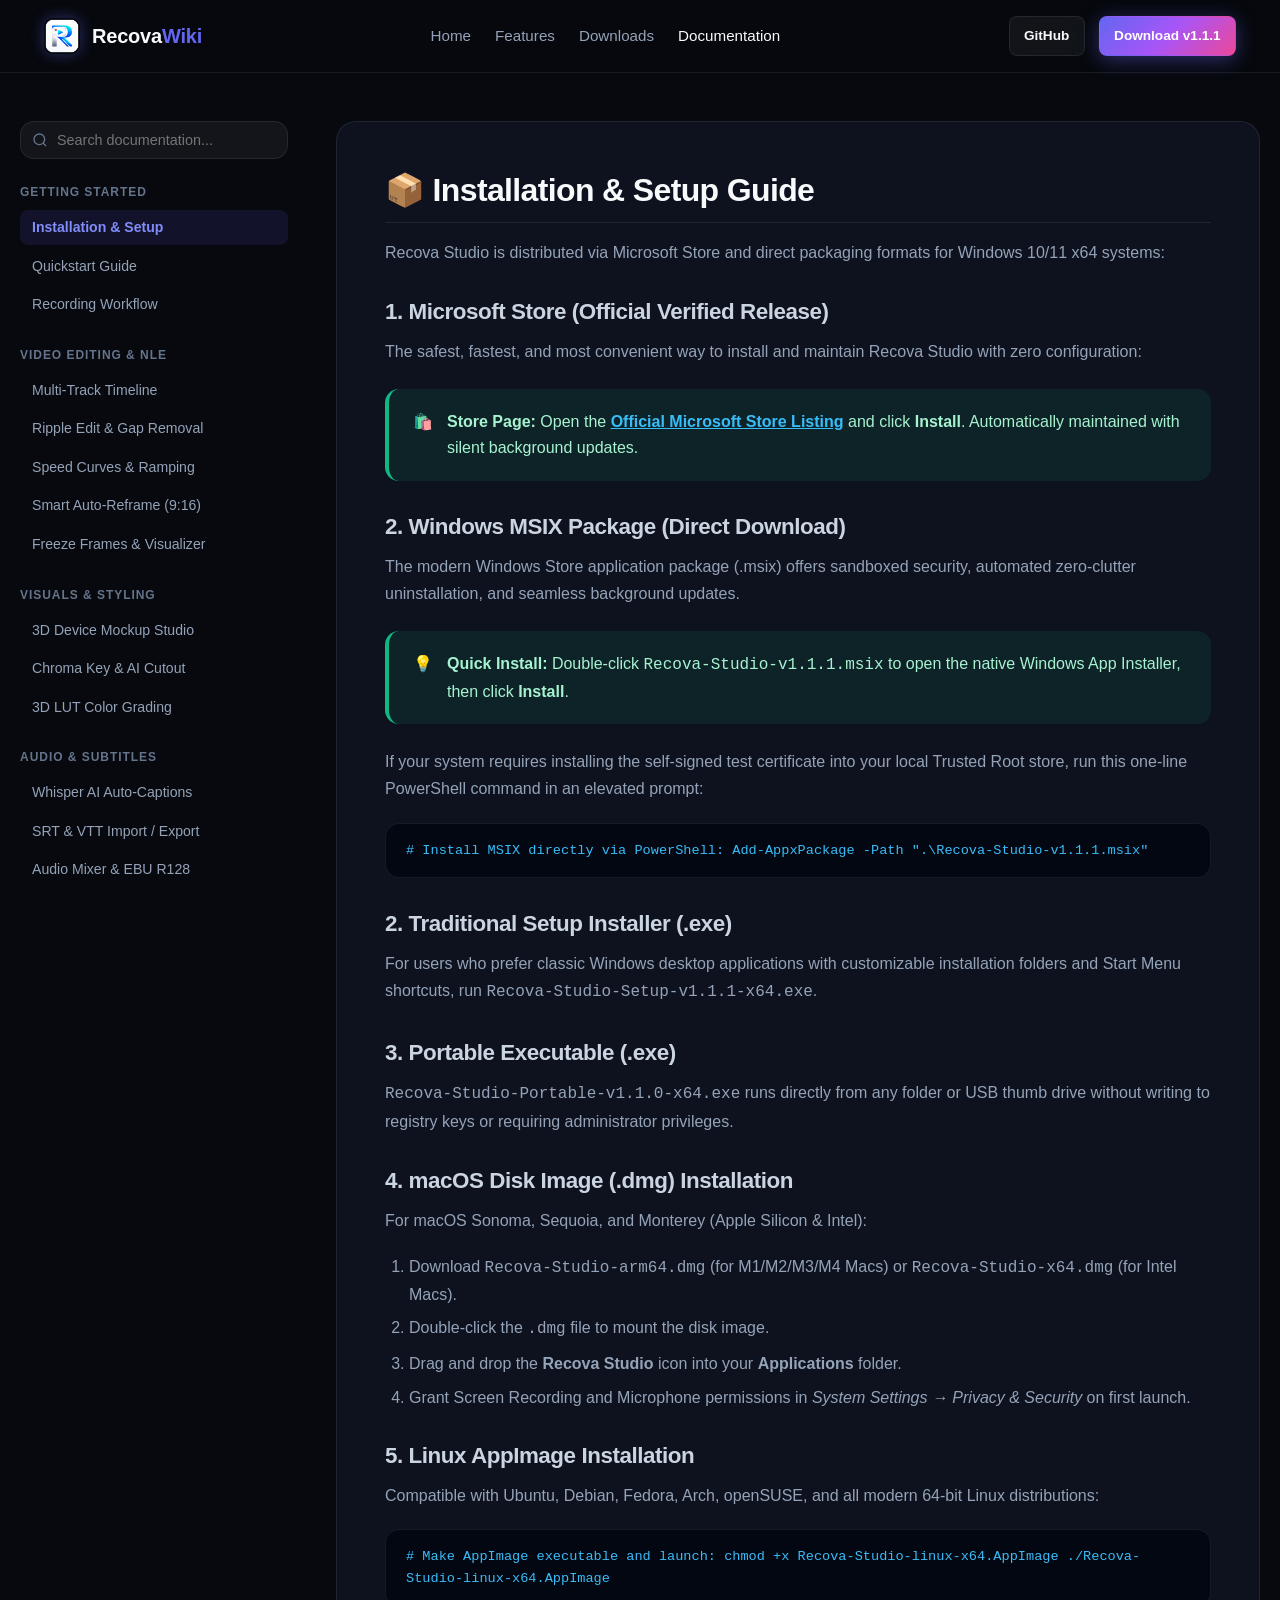
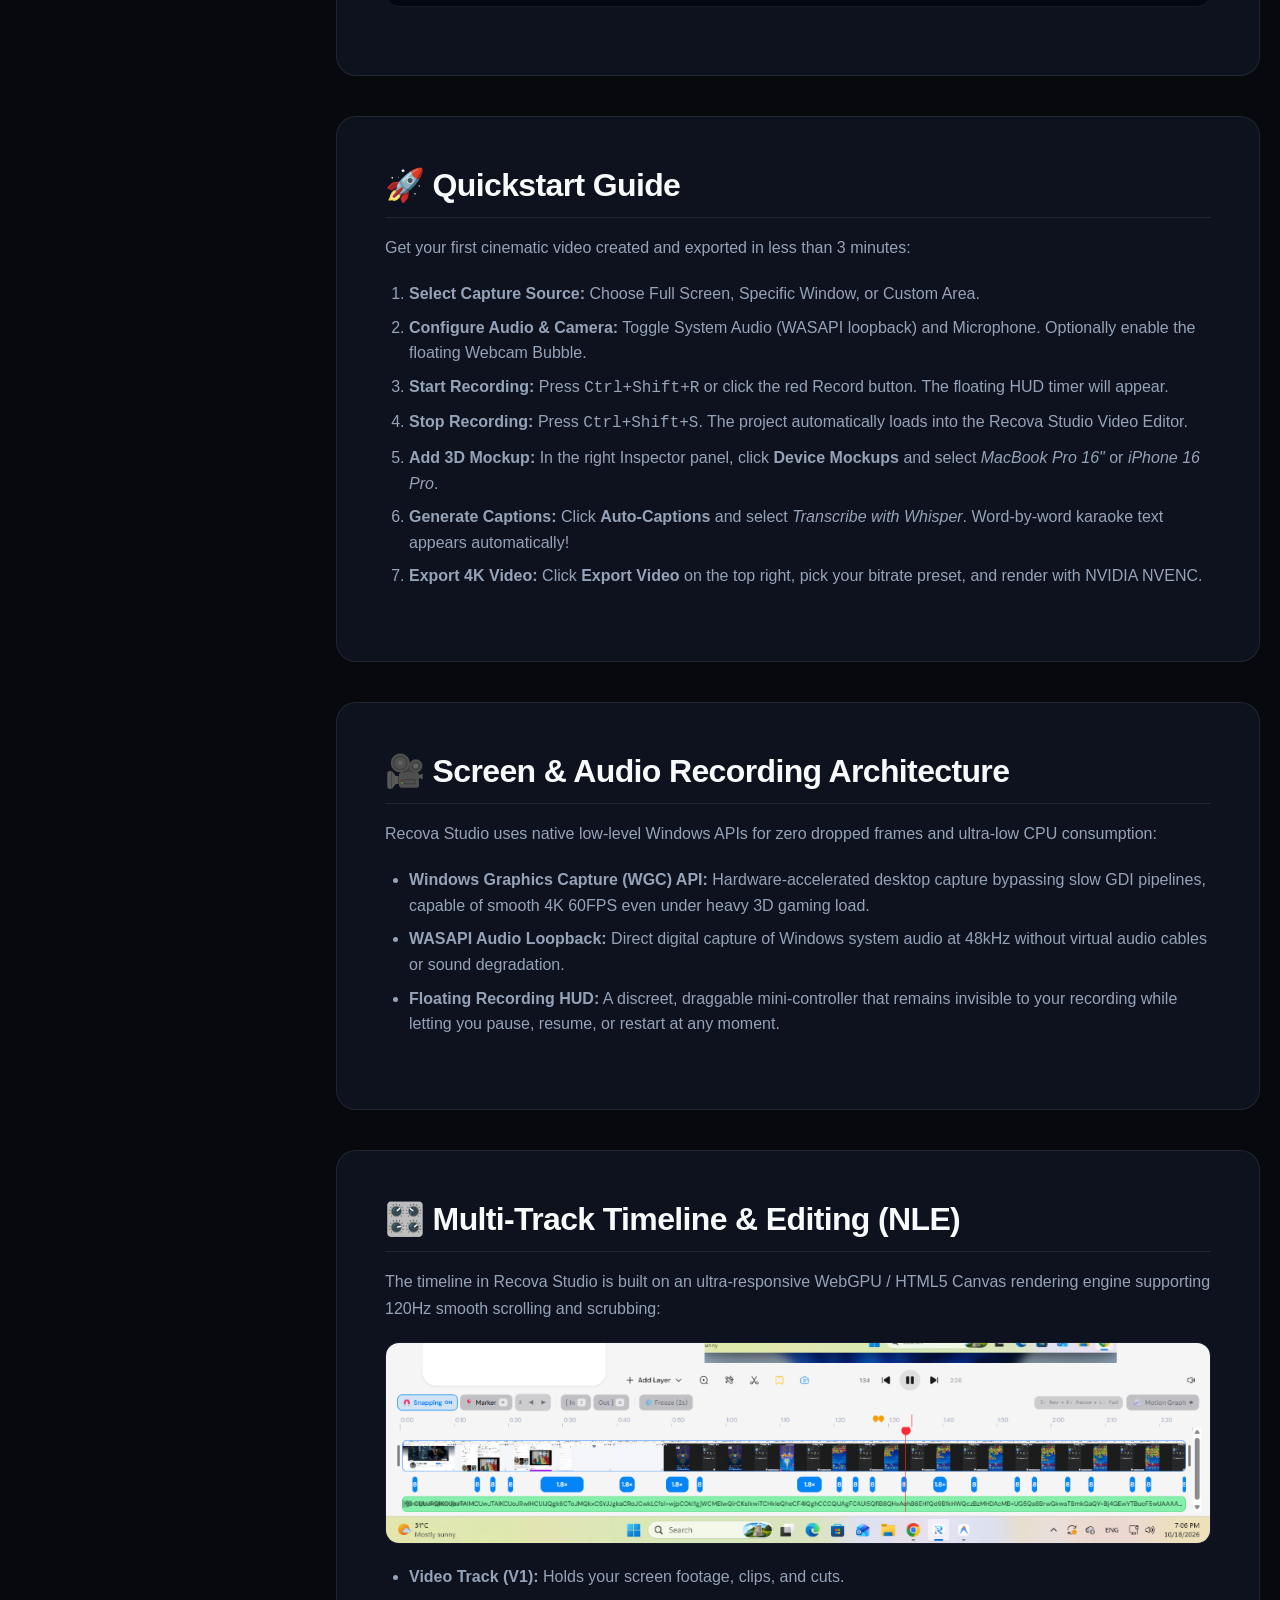
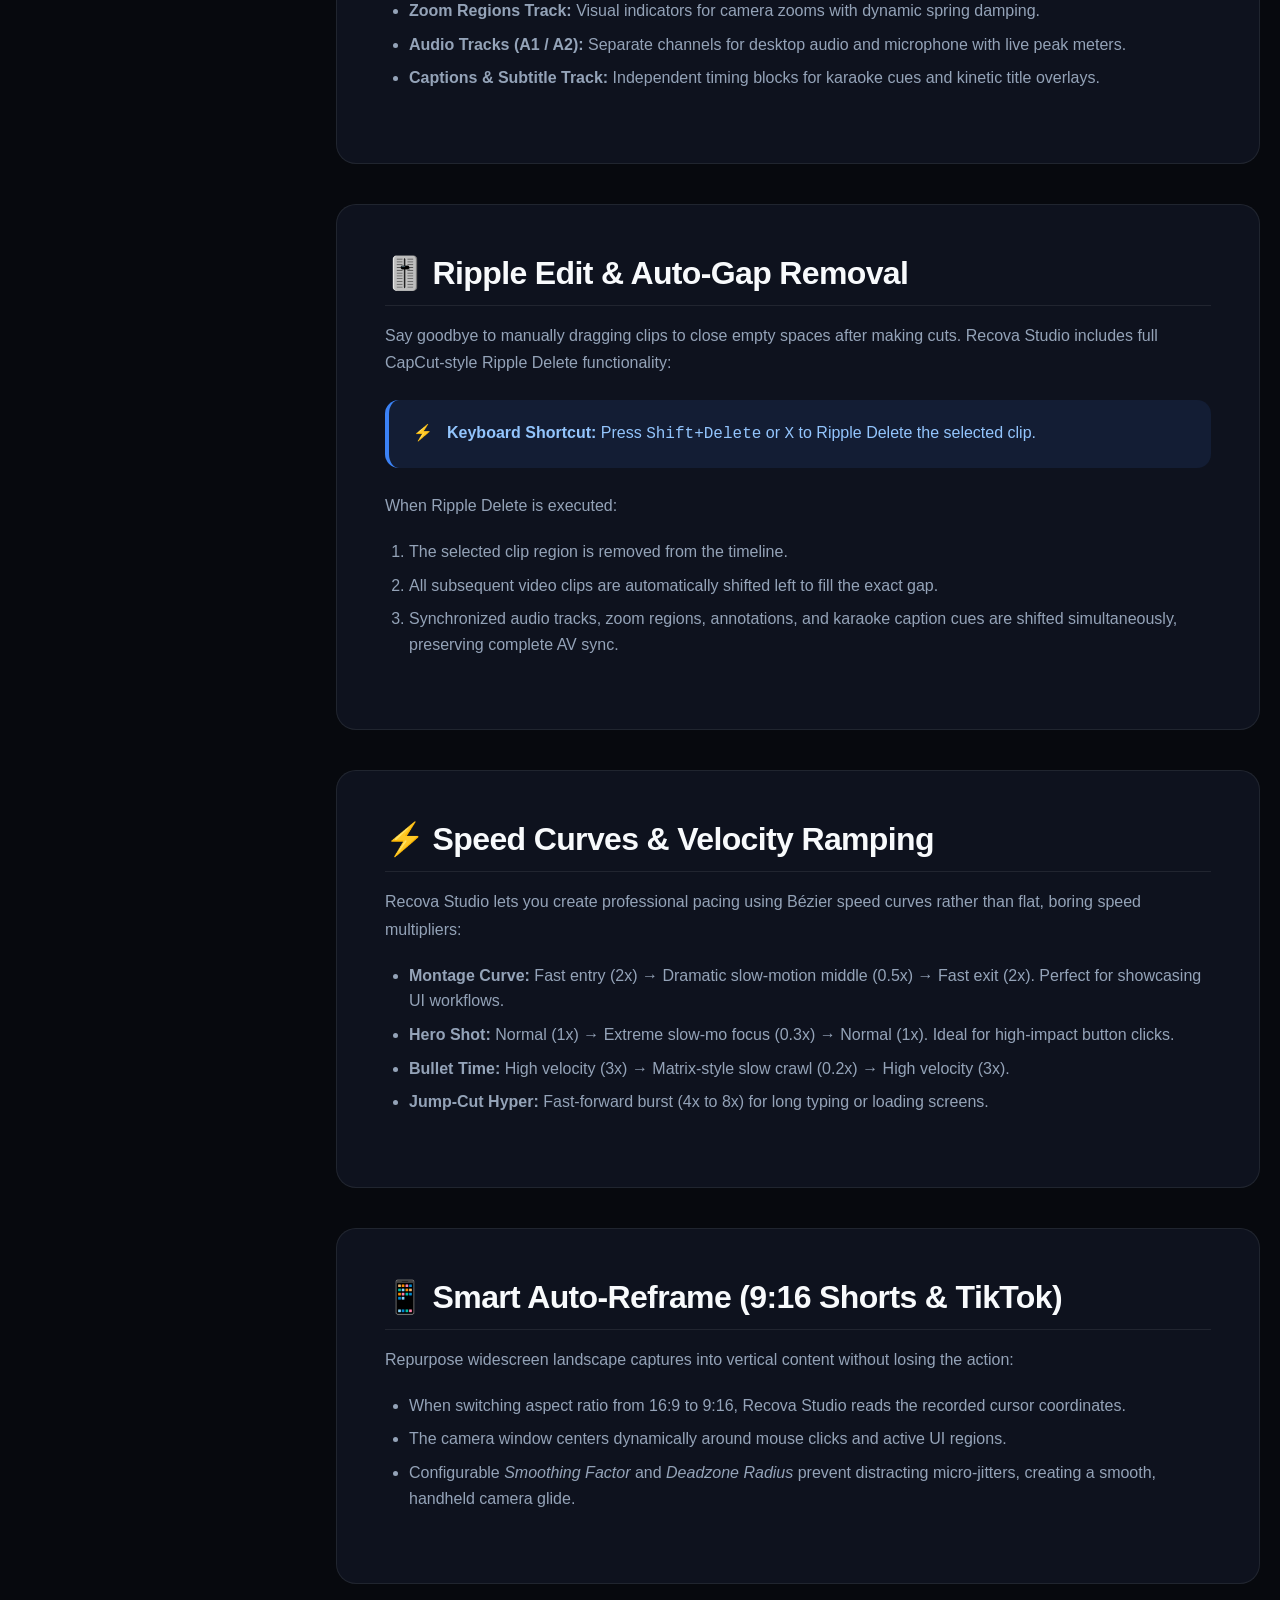
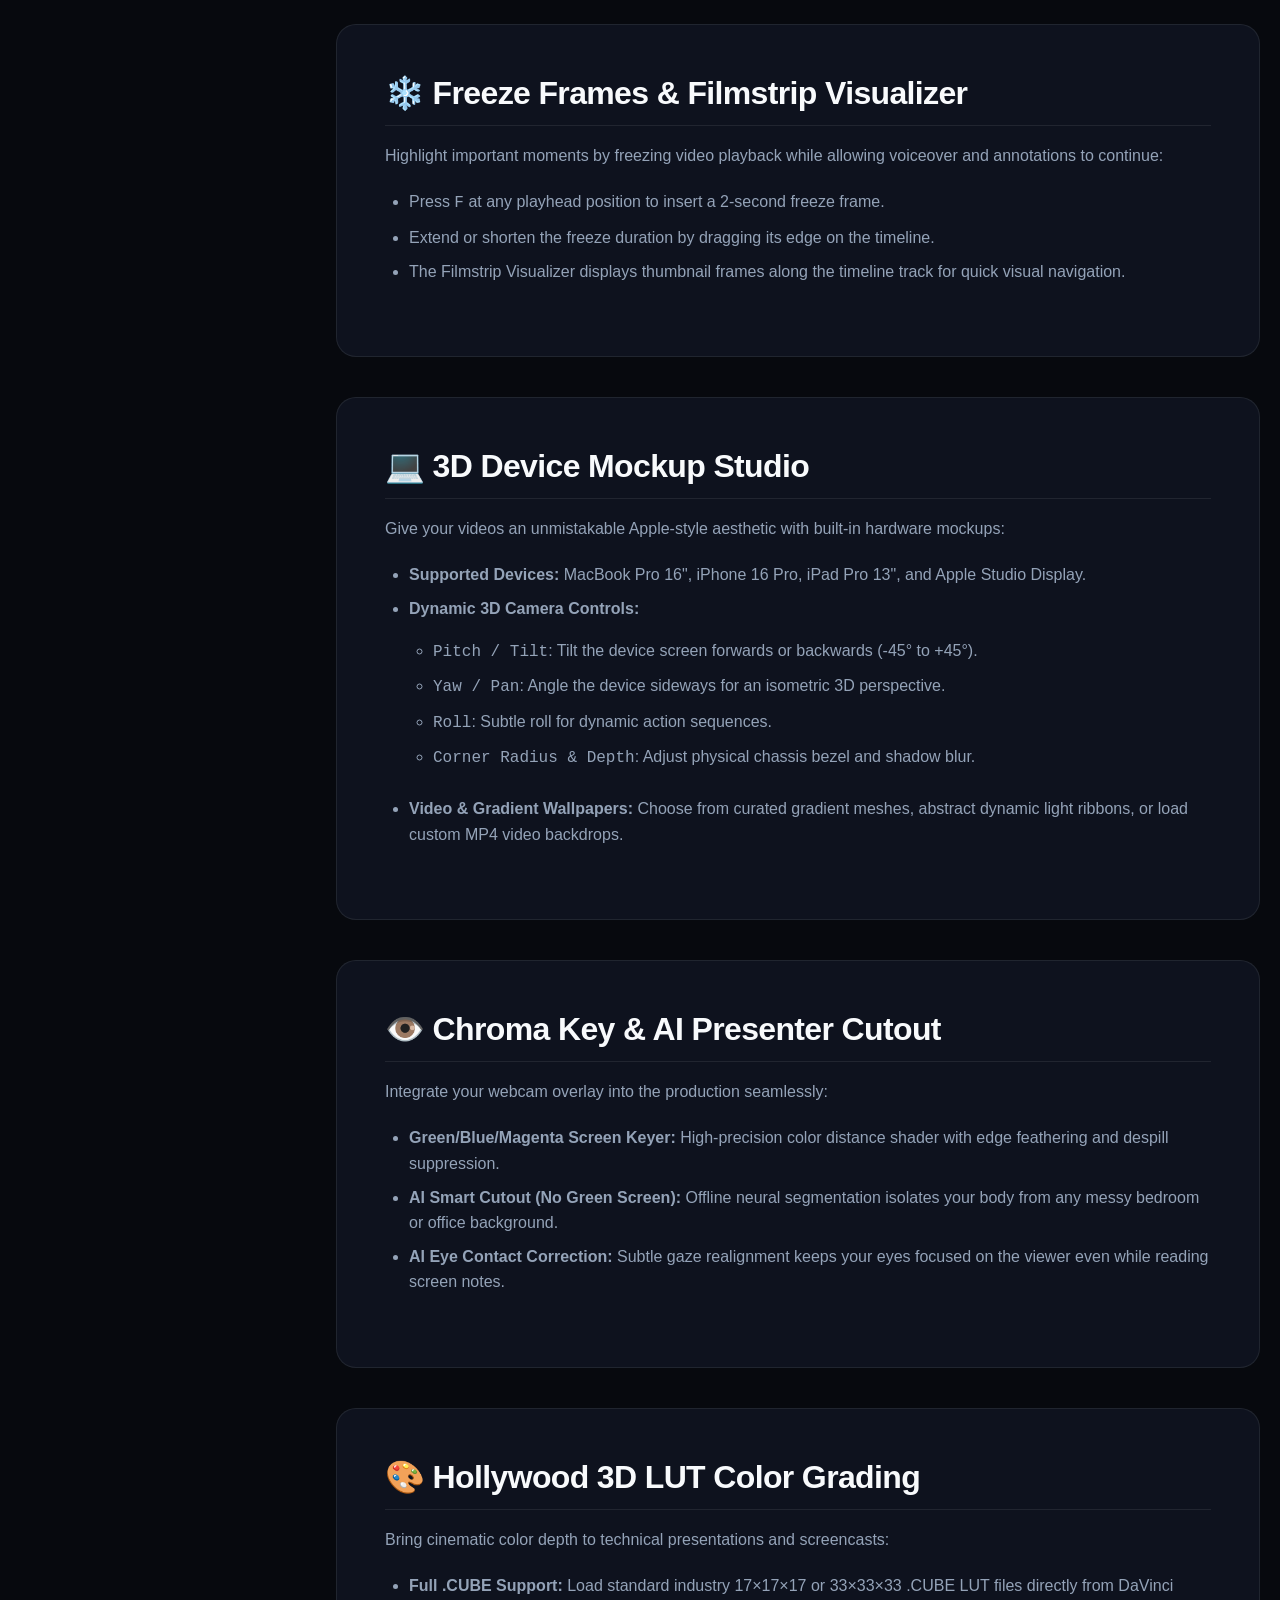
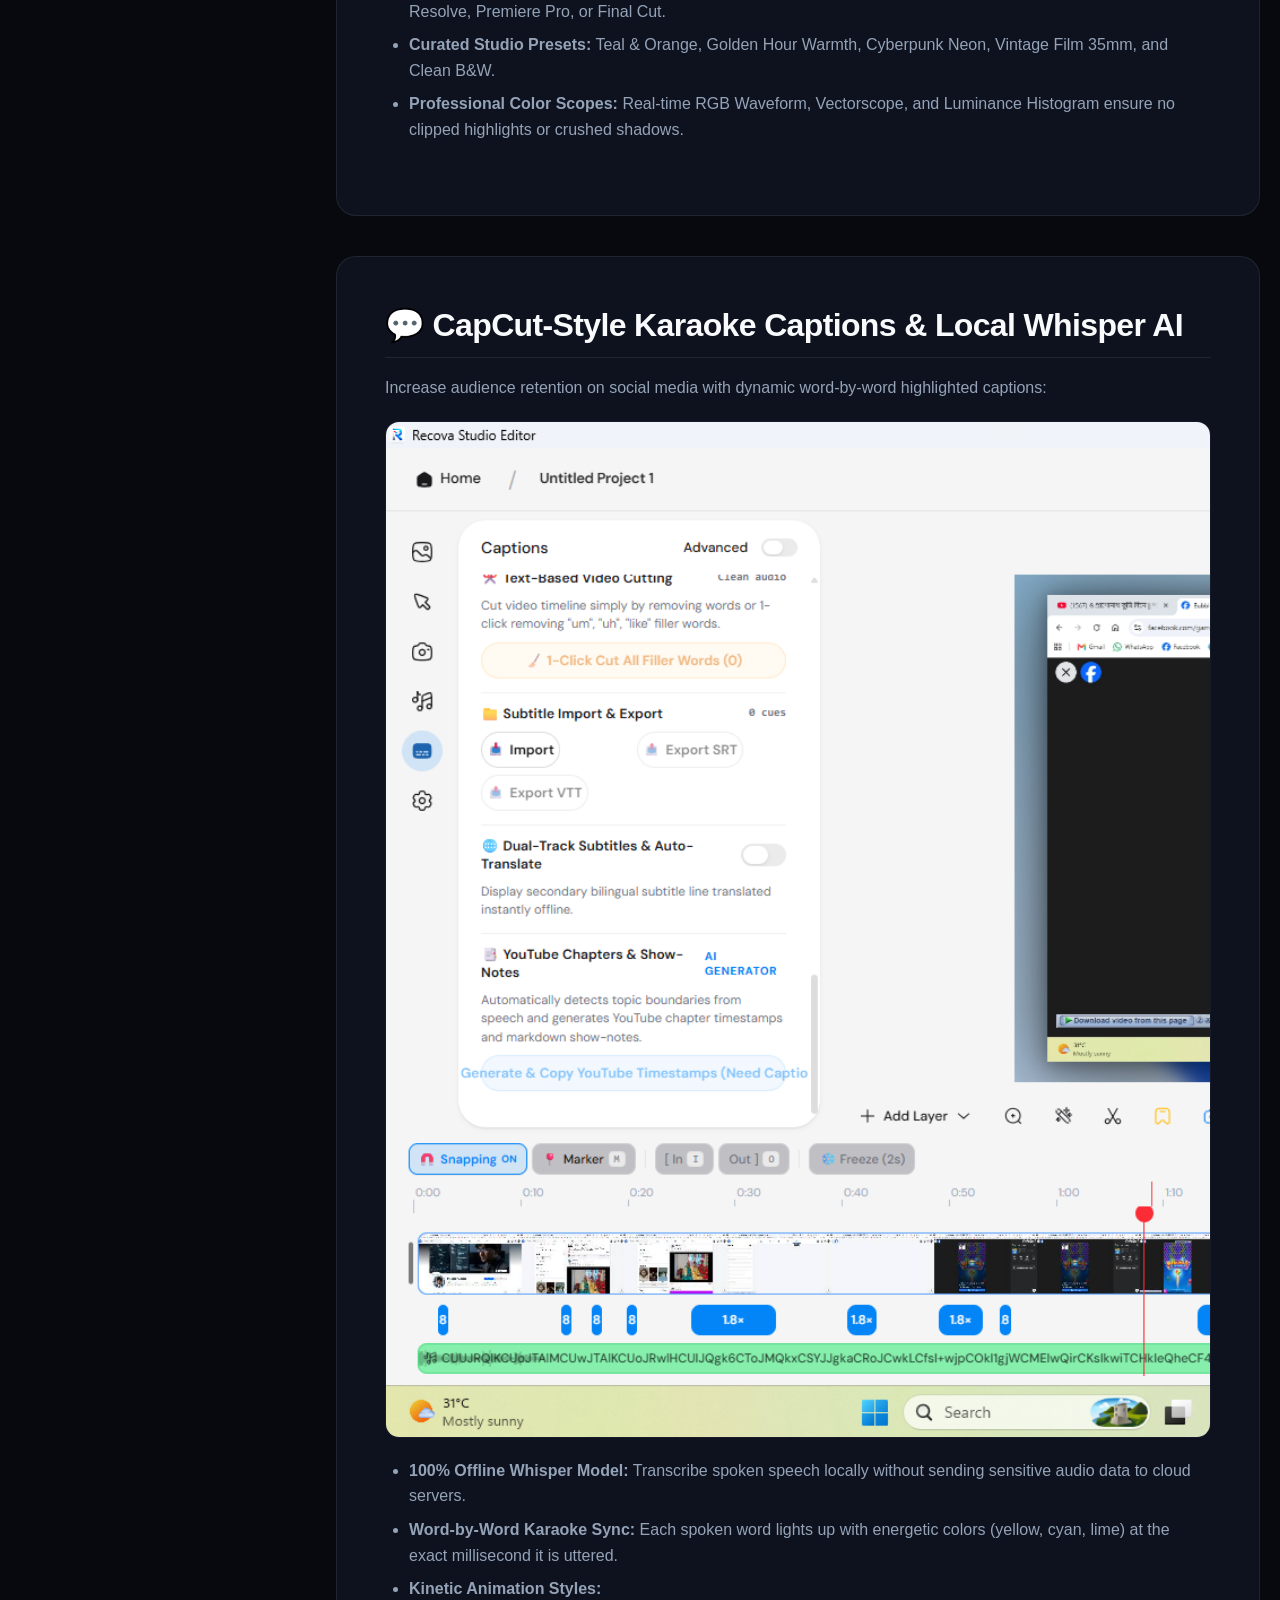
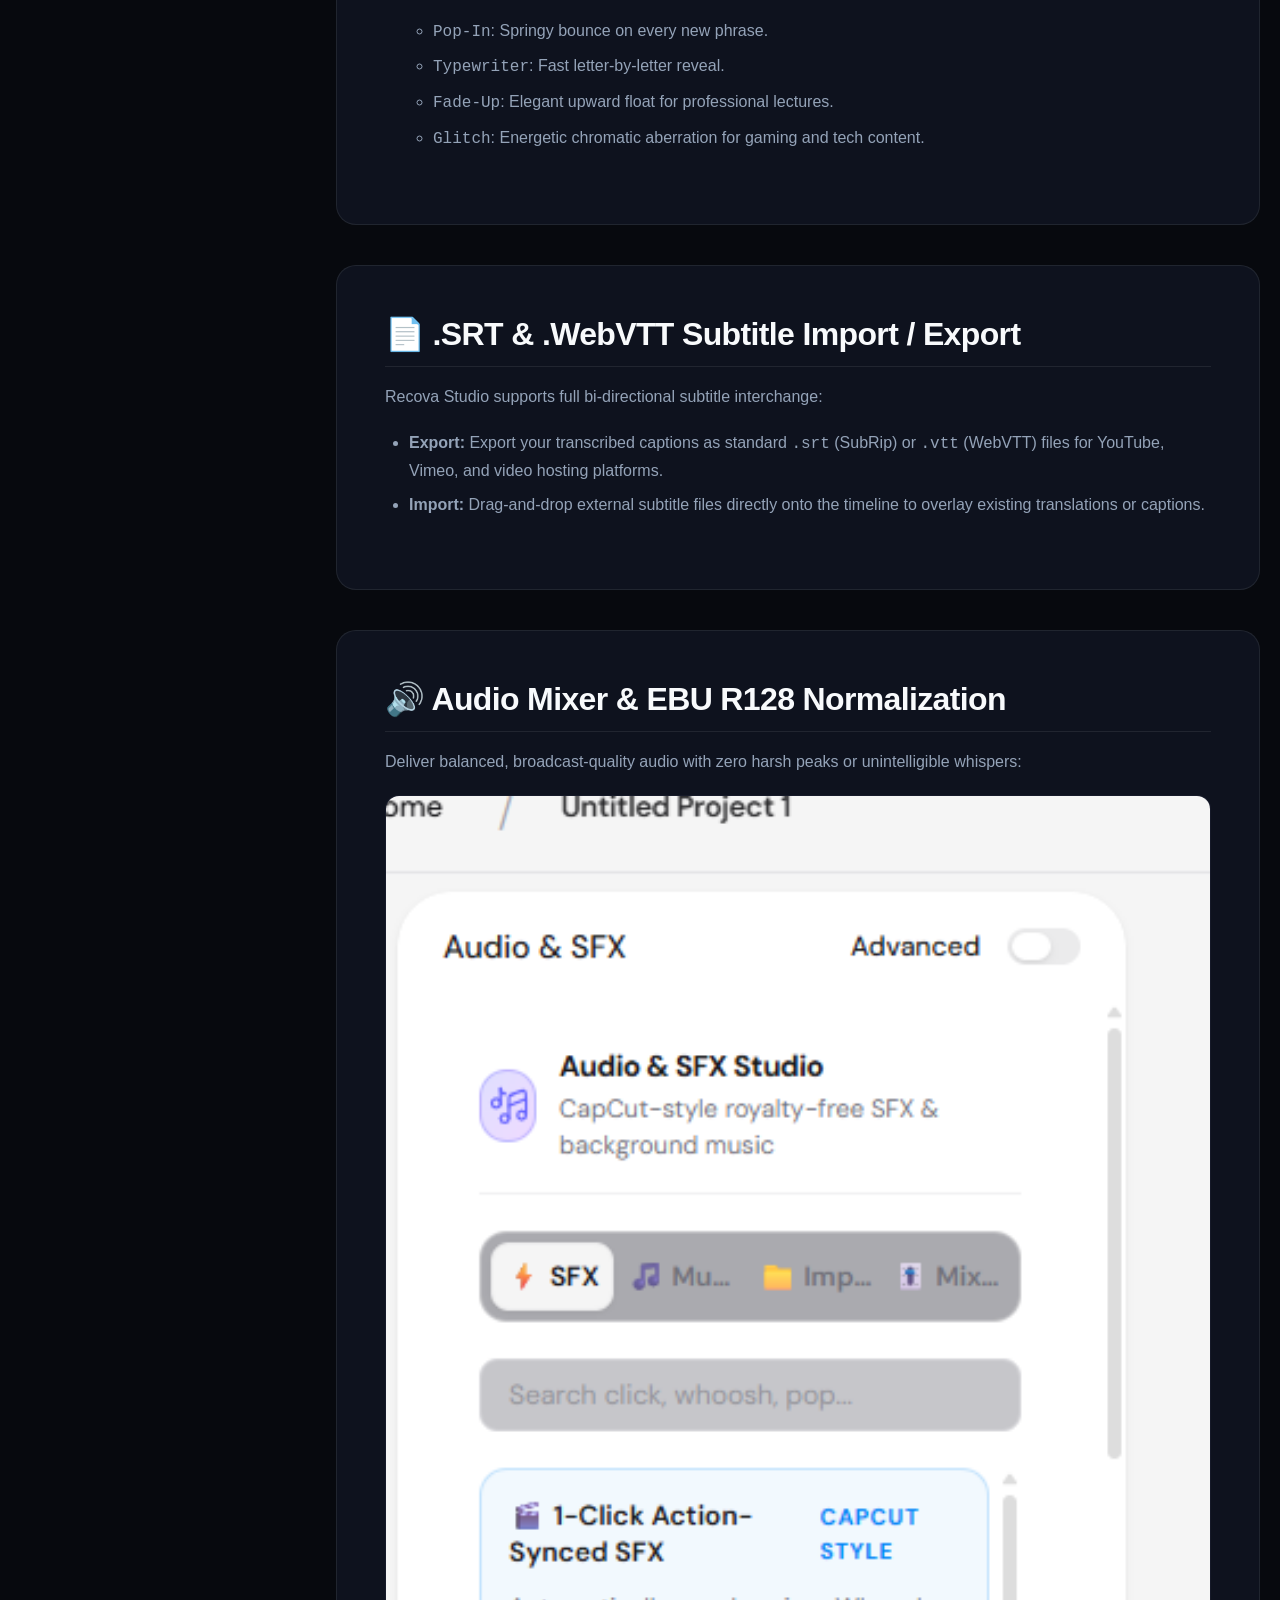
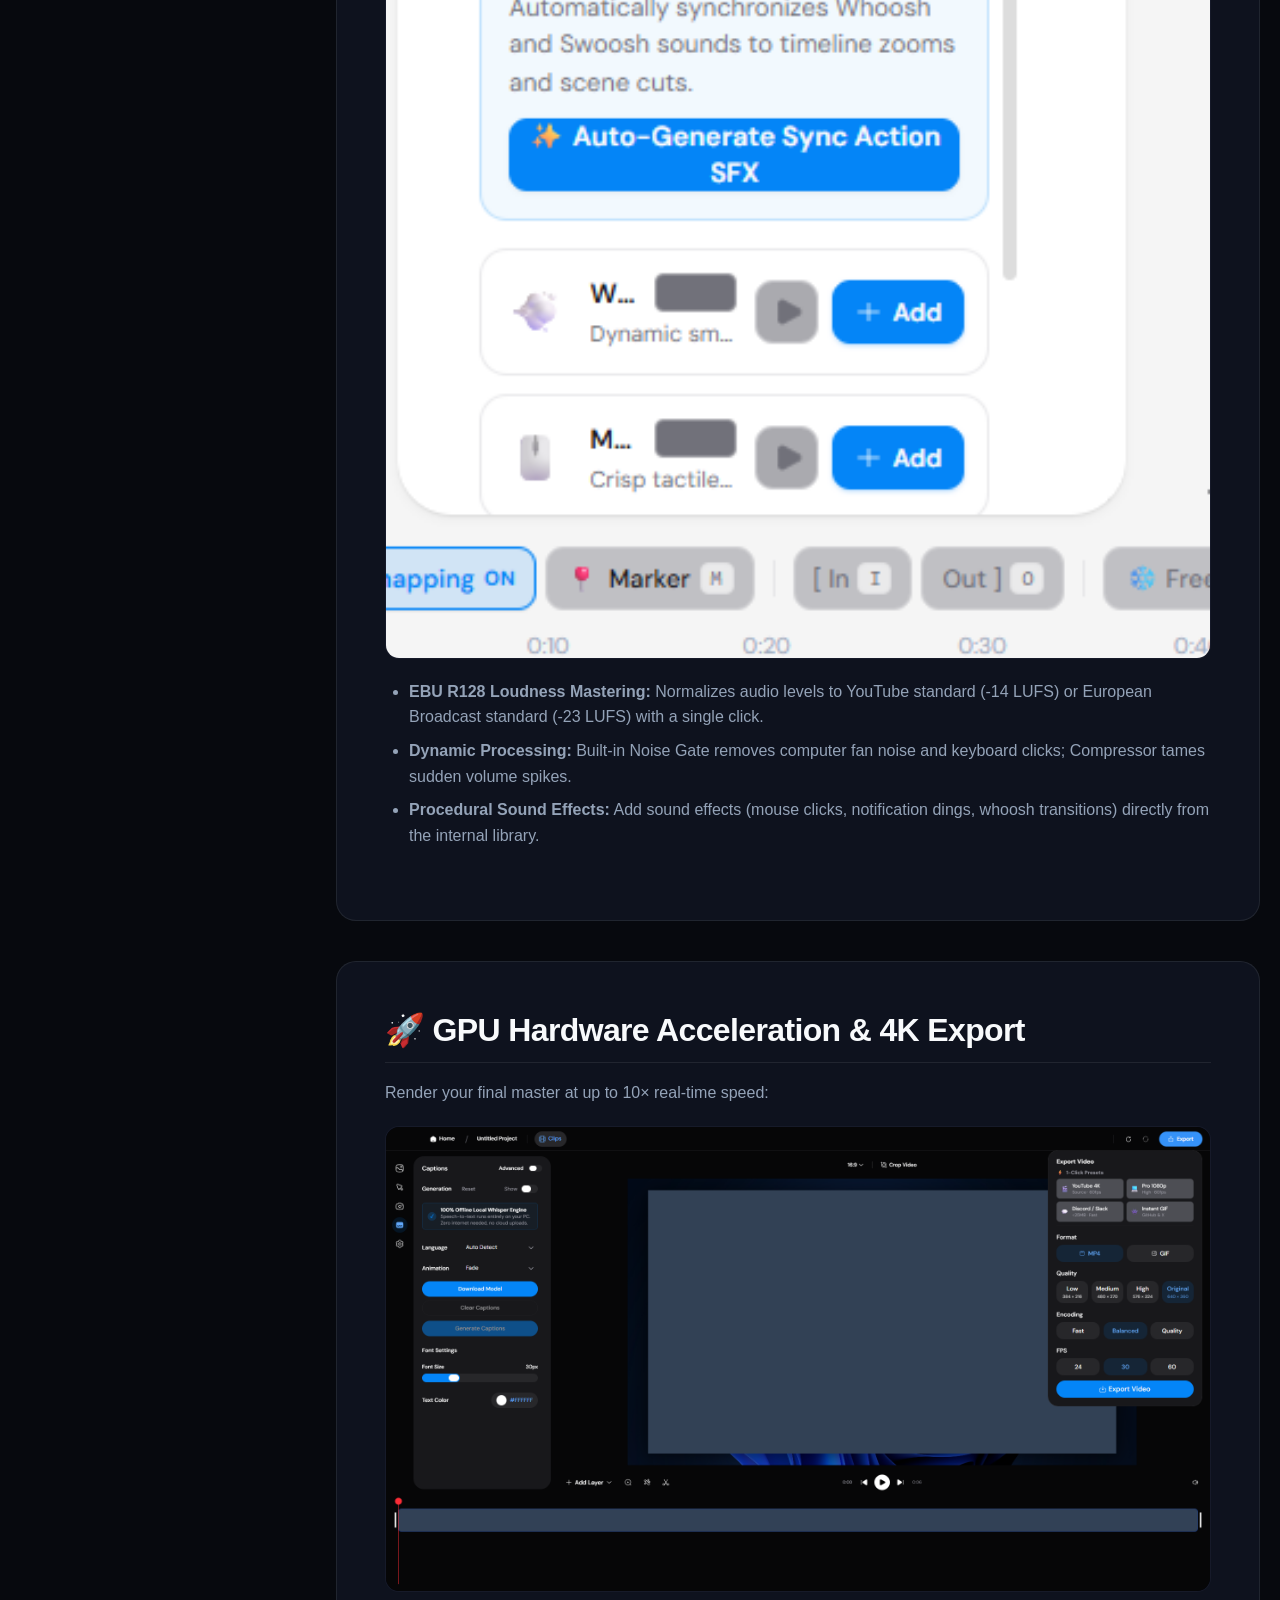
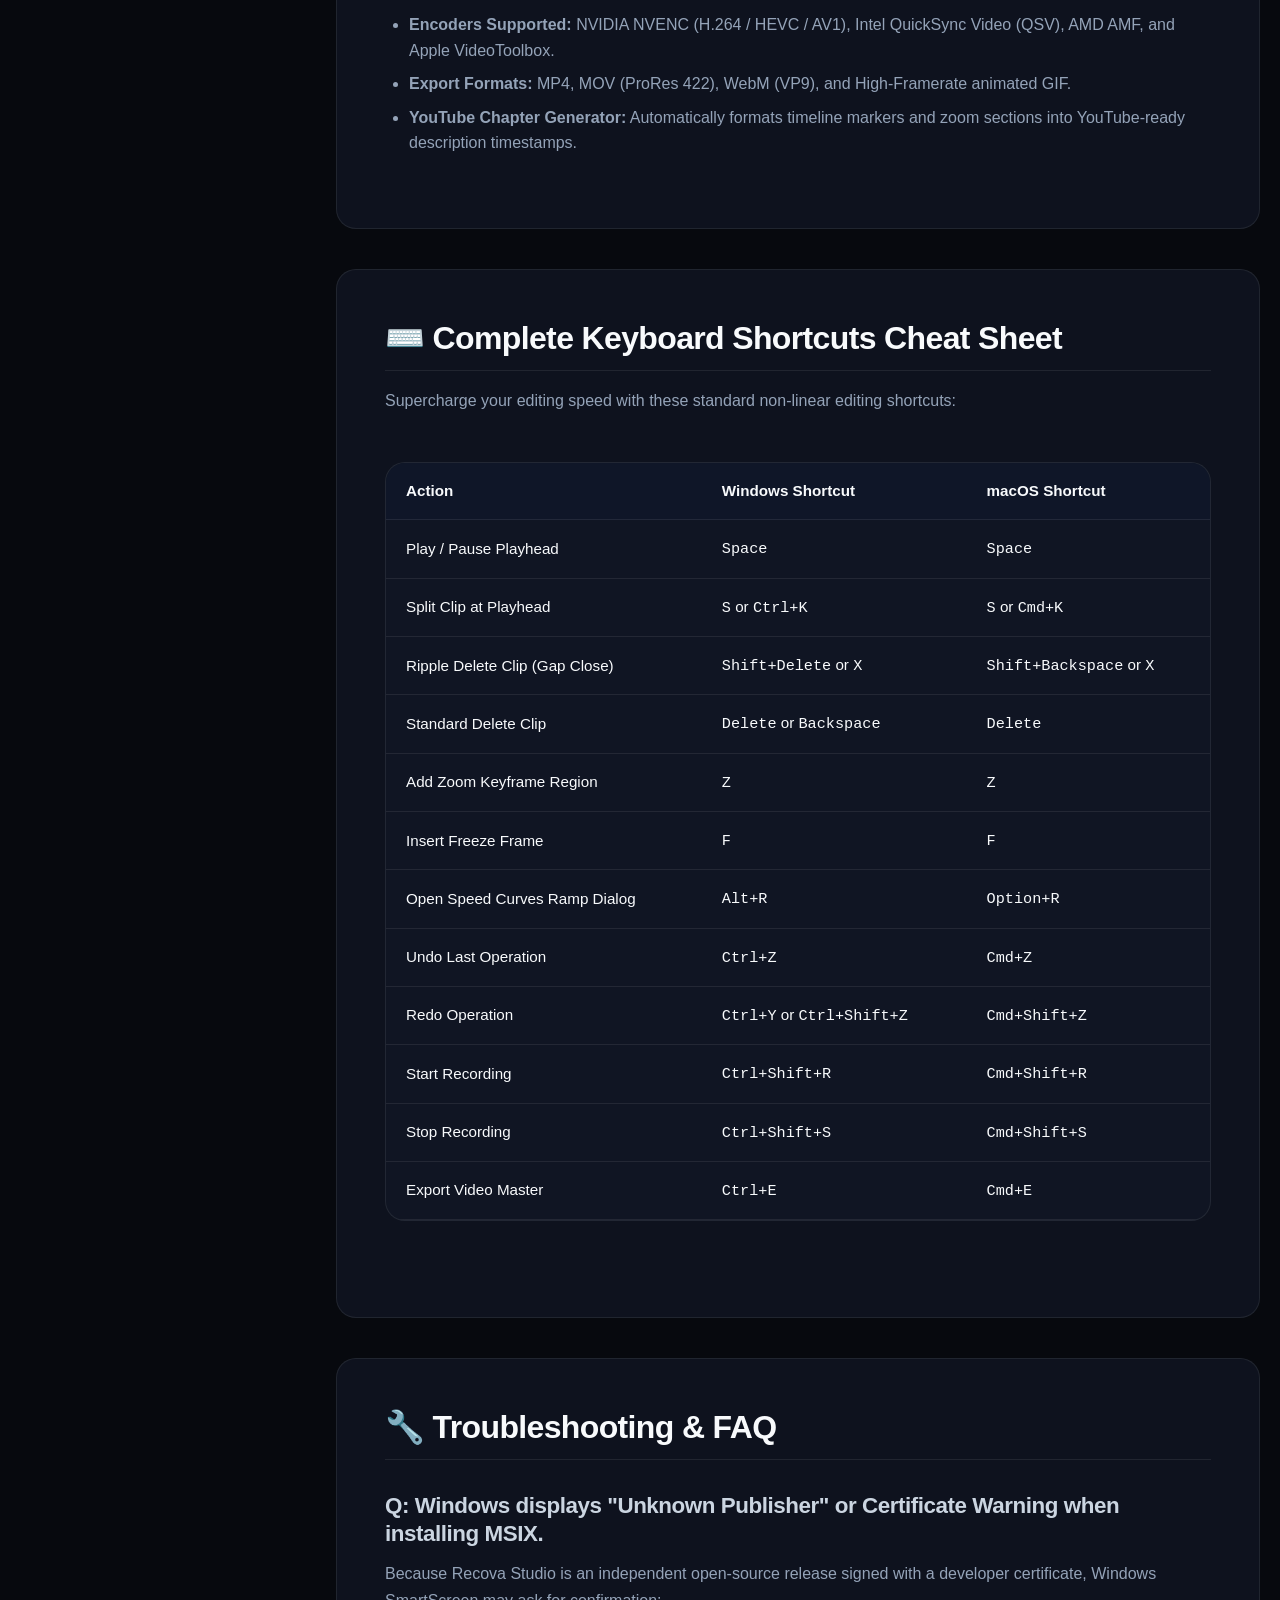
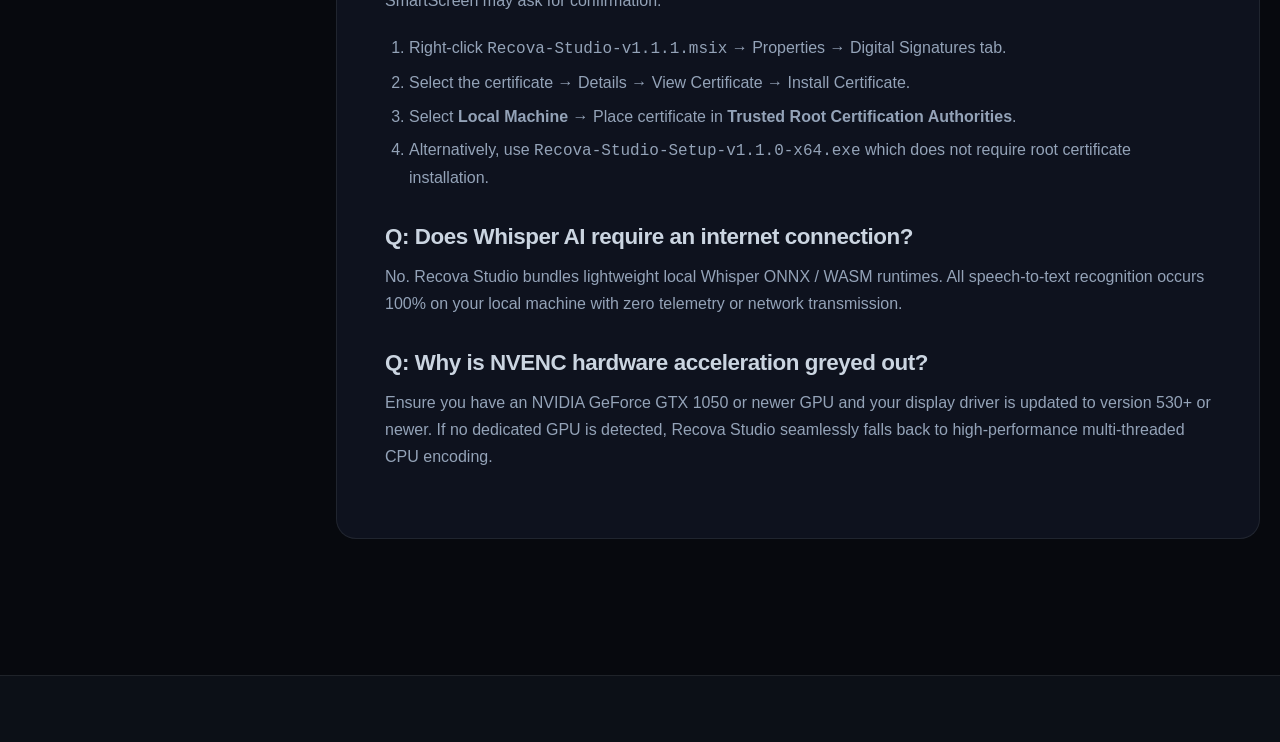
<file: docs.html>
<!DOCTYPE html>
<html lang="en">
<head>
  <meta charset="UTF-8">
  <meta name="viewport" content="width=device-width, initial-scale=1.0">
  <title>Recova Studio — Official Documentation Wiki & User Guide</title>
  <meta name="description" content="Complete documentation wiki and user manual for Recova Studio: Installation, 3D mockups, CapCut captions, offline Whisper AI, 3D LUT color grading, audio studio, and shortcuts.">
  <link rel="icon" type="image/png" href="assets/app-icons/recordly-32.png">
  <link rel="stylesheet" href="style.css">
</head>
<body>

  <!-- Navbar -->
  <header class="navbar">
    <div class="container nav-wrapper">
      <a href="index.html" class="brand">
        <img src="assets/recova-logo.png" alt="Recova Studio Logo" class="brand-icon">
        <span>Recova<span style="color: var(--accent-primary);">Wiki</span></span>
      </a>

      <ul class="nav-links">
        <li><a href="index.html" class="nav-link">Home</a></li>
        <li><a href="index.html#features" class="nav-link">Features</a></li>
        <li><a href="index.html#download" class="nav-link">Downloads</a></li>
        <li><a href="docs.html" class="nav-link active">Documentation</a></li>
      </ul>

      <div class="nav-actions">
        <a href="https://github.com/mohammad-sheikh-shahinur-rahman/RECOVA-STUDIO-WIKI" target="_blank" rel="noopener noreferrer" class="btn btn-secondary btn-sm">GitHub</a>
        <a href="index.html#download" class="btn btn-primary btn-sm">Download v1.1.1</a>
      </div>
    </div>
  </header>

  <!-- Docs Layout -->
  <div class="container docs-layout">
    <!-- Sidebar Navigation -->
    <aside class="docs-sidebar">
      <div class="docs-search">
        <svg class="docs-search-icon" width="16" height="16" viewBox="0 0 24 24" fill="none" stroke="currentColor" stroke-width="2"><circle cx="11" cy="11" r="8"></circle><line x1="21" y1="21" x2="16.65" y2="16.65"></line></svg>
        <input type="text" id="wikiSearch" placeholder="Search documentation...">
      </div>

      <nav>
        <div class="docs-nav-group">
          <div class="docs-nav-title">Getting Started</div>
          <ul class="docs-nav-links">
            <li><a href="#installation" class="active">Installation & Setup</a></li>
            <li><a href="#quickstart">Quickstart Guide</a></li>
            <li><a href="#recording">Recording Workflow</a></li>
          </ul>
        </div>

        <div class="docs-nav-group">
          <div class="docs-nav-title">Video Editing & NLE</div>
          <ul class="docs-nav-links">
            <li><a href="#timeline">Multi-Track Timeline</a></li>
            <li><a href="#ripple-edit">Ripple Edit & Gap Removal</a></li>
            <li><a href="#speed-curves">Speed Curves & Ramping</a></li>
            <li><a href="#auto-reframe">Smart Auto-Reframe (9:16)</a></li>
            <li><a href="#freeze-frames">Freeze Frames & Visualizer</a></li>
          </ul>
        </div>

        <div class="docs-nav-group">
          <div class="docs-nav-title">Visuals & Styling</div>
          <ul class="docs-nav-links">
            <li><a href="#mockups">3D Device Mockup Studio</a></li>
            <li><a href="#chroma-key">Chroma Key & AI Cutout</a></li>
            <li><a href="#lut-grading">3D LUT Color Grading</a></li>
          </ul>
        </div>

        <div class="docs-nav-group">
          <div class="docs-nav-title">Audio & Subtitles</div>
          <ul class="docs-nav-links">
            <li><a href="#whisper-captions">Whisper AI Auto-Captions</a></li>
            <li><a href="#subtitle-io">SRT & VTT Import / Export</a></li>
            <li><a href="#audio-studio">Audio Mixer & EBU R128</a></li>
          </ul>
        </div>

        <div class="docs-nav-group">
          <div class="docs-nav-title">Export & Reference</div>
          <ul class="docs-nav-links">
            <li><a href="#gpu-export">GPU NVENC Export & 4K</a></li>
            <li><a href="#shortcuts">Keyboard Shortcuts</a></li>
            <li><a href="#troubleshooting">Troubleshooting & FAQ</a></li>
          </ul>
        </div>
      </nav>
    </aside>

    <!-- Main Documentation Content -->
    <main class="docs-content">

      <!-- Section: Installation -->
      <article id="installation" class="docs-article">
        <h2>📦 Installation & Setup Guide</h2>
        <p>Recova Studio is distributed via Microsoft Store and direct packaging formats for Windows 10/11 x64 systems:</p>

        <h3>1. Microsoft Store (Official Verified Release)</h3>
        <p>The safest, fastest, and most convenient way to install and maintain Recova Studio with zero configuration:</p>
        <div class="callout callout-tip">
          <div>🛍️</div>
          <div><strong>Store Page:</strong> Open the <a href="https://apps.microsoft.com/detail/9pkq761db2ln?hl=en-GB&gl=BD" target="_blank" rel="noopener noreferrer" style="color: #38bdf8; font-weight: 700; text-decoration: underline;">Official Microsoft Store Listing</a> and click <strong>Install</strong>. Automatically maintained with silent background updates.</div>
        </div>

        <h3>2. Windows MSIX Package (Direct Download)</h3>
        <p>The modern Windows Store application package (.msix) offers sandboxed security, automated zero-clutter uninstallation, and seamless background updates.</p>
        <div class="callout callout-tip">
          <div>💡</div>
          <div><strong>Quick Install:</strong> Double-click <code>Recova-Studio-v1.1.1.msix</code> to open the native Windows App Installer, then click <strong>Install</strong>.</div>
        </div>

        <p>If your system requires installing the self-signed test certificate into your local Trusted Root store, run this one-line PowerShell command in an elevated prompt:</p>
        <div class="code-block">
# Install MSIX directly via PowerShell:
Add-AppxPackage -Path ".\Recova-Studio-v1.1.1.msix"
        </div>

        <h3>2. Traditional Setup Installer (.exe)</h3>
        <p>For users who prefer classic Windows desktop applications with customizable installation folders and Start Menu shortcuts, run <code>Recova-Studio-Setup-v1.1.1-x64.exe</code>.</p>

        <h3>3. Portable Executable (.exe)</h3>
        <p><code>Recova-Studio-Portable-v1.1.0-x64.exe</code> runs directly from any folder or USB thumb drive without writing to registry keys or requiring administrator privileges.</p>

        <h3>4. macOS Disk Image (.dmg) Installation</h3>
        <p>For macOS Sonoma, Sequoia, and Monterey (Apple Silicon & Intel):</p>
        <ol>
          <li>Download <code>Recova-Studio-arm64.dmg</code> (for M1/M2/M3/M4 Macs) or <code>Recova-Studio-x64.dmg</code> (for Intel Macs).</li>
          <li>Double-click the <code>.dmg</code> file to mount the disk image.</li>
          <li>Drag and drop the <strong>Recova Studio</strong> icon into your <strong>Applications</strong> folder.</li>
          <li>Grant Screen Recording and Microphone permissions in <em>System Settings → Privacy & Security</em> on first launch.</li>
        </ol>

        <h3>5. Linux AppImage Installation</h3>
        <p>Compatible with Ubuntu, Debian, Fedora, Arch, openSUSE, and all modern 64-bit Linux distributions:</p>
        <div class="code-block">
# Make AppImage executable and launch:
chmod +x Recova-Studio-linux-x64.AppImage
./Recova-Studio-linux-x64.AppImage
        </div>
      </article>

      <!-- Section: Quickstart -->
      <article id="quickstart" class="docs-article">
        <h2>🚀 Quickstart Guide</h2>
        <p>Get your first cinematic video created and exported in less than 3 minutes:</p>
        <ol>
          <li><strong>Select Capture Source:</strong> Choose Full Screen, Specific Window, or Custom Area.</li>
          <li><strong>Configure Audio & Camera:</strong> Toggle System Audio (WASAPI loopback) and Microphone. Optionally enable the floating Webcam Bubble.</li>
          <li><strong>Start Recording:</strong> Press <kbd>Ctrl+Shift+R</kbd> or click the red Record button. The floating HUD timer will appear.</li>
          <li><strong>Stop Recording:</strong> Press <kbd>Ctrl+Shift+S</kbd>. The project automatically loads into the Recova Studio Video Editor.</li>
          <li><strong>Add 3D Mockup:</strong> In the right Inspector panel, click <strong>Device Mockups</strong> and select <em>MacBook Pro 16"</em> or <em>iPhone 16 Pro</em>.</li>
          <li><strong>Generate Captions:</strong> Click <strong>Auto-Captions</strong> and select <em>Transcribe with Whisper</em>. Word-by-word karaoke text appears automatically!</li>
          <li><strong>Export 4K Video:</strong> Click <strong>Export Video</strong> on the top right, pick your bitrate preset, and render with NVIDIA NVENC.</li>
        </ol>
      </article>

      <!-- Section: Recording -->
      <article id="recording" class="docs-article">
        <h2>🎥 Screen & Audio Recording Architecture</h2>
        <p>Recova Studio uses native low-level Windows APIs for zero dropped frames and ultra-low CPU consumption:</p>
        <ul>
          <li><strong>Windows Graphics Capture (WGC) API:</strong> Hardware-accelerated desktop capture bypassing slow GDI pipelines, capable of smooth 4K 60FPS even under heavy 3D gaming load.</li>
          <li><strong>WASAPI Audio Loopback:</strong> Direct digital capture of Windows system audio at 48kHz without virtual audio cables or sound degradation.</li>
          <li><strong>Floating Recording HUD:</strong> A discreet, draggable mini-controller that remains invisible to your recording while letting you pause, resume, or restart at any moment.</li>
        </ul>
      </article>

      <!-- Section: Timeline -->
      <article id="timeline" class="docs-article">
        <h2>🎛️ Multi-Track Timeline & Editing (NLE)</h2>
        <p>The timeline in Recova Studio is built on an ultra-responsive WebGPU / HTML5 Canvas rendering engine supporting 120Hz smooth scrolling and scrubbing:</p>
        <div style="margin: 1.25rem 0; border: 1px solid var(--border-color); border-radius: var(--radius-md); overflow: hidden; background: #020617;">
          <img src="assets/recova-timeline-ui.png" alt="Multi-Track Timeline with Magnetic Snapping & Speed Ramping" style="width: 100%; height: auto; display: block;">
        </div>
        <ul>
          <li><strong>Video Track (V1):</strong> Holds your screen footage, clips, and cuts.</li>
          <li><strong>Zoom Regions Track:</strong> Visual indicators for camera zooms with dynamic spring damping.</li>
          <li><strong>Audio Tracks (A1 / A2):</strong> Separate channels for desktop audio and microphone with live peak meters.</li>
          <li><strong>Captions & Subtitle Track:</strong> Independent timing blocks for karaoke cues and kinetic title overlays.</li>
        </ul>
      </article>

      <!-- Section: Ripple Edit -->
      <article id="ripple-edit" class="docs-article">
        <h2>🎚️ Ripple Edit & Auto-Gap Removal</h2>
        <p>Say goodbye to manually dragging clips to close empty spaces after making cuts. Recova Studio includes full CapCut-style Ripple Delete functionality:</p>
        <div class="callout callout-info">
          <div>⚡</div>
          <div><strong>Keyboard Shortcut:</strong> Press <kbd>Shift+Delete</kbd> or <kbd>X</kbd> to Ripple Delete the selected clip.</div>
        </div>
        <p>When Ripple Delete is executed:</p>
        <ol>
          <li>The selected clip region is removed from the timeline.</li>
          <li>All subsequent video clips are automatically shifted left to fill the exact gap.</li>
          <li>Synchronized audio tracks, zoom regions, annotations, and karaoke caption cues are shifted simultaneously, preserving complete AV sync.</li>
        </ol>
      </article>

      <!-- Section: Speed Curves -->
      <article id="speed-curves" class="docs-article">
        <h2>⚡ Speed Curves & Velocity Ramping</h2>
        <p>Recova Studio lets you create professional pacing using Bézier speed curves rather than flat, boring speed multipliers:</p>
        <ul>
          <li><strong>Montage Curve:</strong> Fast entry (2x) → Dramatic slow-motion middle (0.5x) → Fast exit (2x). Perfect for showcasing UI workflows.</li>
          <li><strong>Hero Shot:</strong> Normal (1x) → Extreme slow-mo focus (0.3x) → Normal (1x). Ideal for high-impact button clicks.</li>
          <li><strong>Bullet Time:</strong> High velocity (3x) → Matrix-style slow crawl (0.2x) → High velocity (3x).</li>
          <li><strong>Jump-Cut Hyper:</strong> Fast-forward burst (4x to 8x) for long typing or loading screens.</li>
        </ul>
      </article>

      <!-- Section: Auto Reframe -->
      <article id="auto-reframe" class="docs-article">
        <h2>📱 Smart Auto-Reframe (9:16 Shorts & TikTok)</h2>
        <p>Repurpose widescreen landscape captures into vertical content without losing the action:</p>
        <ul>
          <li>When switching aspect ratio from 16:9 to 9:16, Recova Studio reads the recorded cursor coordinates.</li>
          <li>The camera window centers dynamically around mouse clicks and active UI regions.</li>
          <li>Configurable <em>Smoothing Factor</em> and <em>Deadzone Radius</em> prevent distracting micro-jitters, creating a smooth, handheld camera glide.</li>
        </ul>
      </article>

      <!-- Section: Freeze Frames -->
      <article id="freeze-frames" class="docs-article">
        <h2>❄️ Freeze Frames & Filmstrip Visualizer</h2>
        <p>Highlight important moments by freezing video playback while allowing voiceover and annotations to continue:</p>
        <ul>
          <li>Press <kbd>F</kbd> at any playhead position to insert a 2-second freeze frame.</li>
          <li>Extend or shorten the freeze duration by dragging its edge on the timeline.</li>
          <li>The Filmstrip Visualizer displays thumbnail frames along the timeline track for quick visual navigation.</li>
        </ul>
      </article>

      <!-- Section: 3D Mockups -->
      <article id="mockups" class="docs-article">
        <h2>💻 3D Device Mockup Studio</h2>
        <p>Give your videos an unmistakable Apple-style aesthetic with built-in hardware mockups:</p>
        <ul>
          <li><strong>Supported Devices:</strong> MacBook Pro 16", iPhone 16 Pro, iPad Pro 13", and Apple Studio Display.</li>
          <li><strong>Dynamic 3D Camera Controls:</strong>
            <ul>
              <li><code>Pitch / Tilt</code>: Tilt the device screen forwards or backwards (-45° to +45°).</li>
              <li><code>Yaw / Pan</code>: Angle the device sideways for an isometric 3D perspective.</li>
              <li><code>Roll</code>: Subtle roll for dynamic action sequences.</li>
              <li><code>Corner Radius & Depth</code>: Adjust physical chassis bezel and shadow blur.</li>
            </ul>
          </li>
          <li><strong>Video & Gradient Wallpapers:</strong> Choose from curated gradient meshes, abstract dynamic light ribbons, or load custom MP4 video backdrops.</li>
        </ul>
      </article>

      <!-- Section: Chroma Key -->
      <article id="chroma-key" class="docs-article">
        <h2>👁️ Chroma Key & AI Presenter Cutout</h2>
        <p>Integrate your webcam overlay into the production seamlessly:</p>
        <ul>
          <li><strong>Green/Blue/Magenta Screen Keyer:</strong> High-precision color distance shader with edge feathering and despill suppression.</li>
          <li><strong>AI Smart Cutout (No Green Screen):</strong> Offline neural segmentation isolates your body from any messy bedroom or office background.</li>
          <li><strong>AI Eye Contact Correction:</strong> Subtle gaze realignment keeps your eyes focused on the viewer even while reading screen notes.</li>
        </ul>
      </article>

      <!-- Section: 3D LUTs -->
      <article id="lut-grading" class="docs-article">
        <h2>🎨 Hollywood 3D LUT Color Grading</h2>
        <p>Bring cinematic color depth to technical presentations and screencasts:</p>
        <ul>
          <li><strong>Full .CUBE Support:</strong> Load standard industry 17×17×17 or 33×33×33 .CUBE LUT files directly from DaVinci Resolve, Premiere Pro, or Final Cut.</li>
          <li><strong>Curated Studio Presets:</strong> Teal & Orange, Golden Hour Warmth, Cyberpunk Neon, Vintage Film 35mm, and Clean B&W.</li>
          <li><strong>Professional Color Scopes:</strong> Real-time RGB Waveform, Vectorscope, and Luminance Histogram ensure no clipped highlights or crushed shadows.</li>
        </ul>
      </article>

      <!-- Section: Whisper Captions -->
      <article id="whisper-captions" class="docs-article">
        <h2>💬 CapCut-Style Karaoke Captions & Local Whisper AI</h2>
        <p>Increase audience retention on social media with dynamic word-by-word highlighted captions:</p>
        <div style="margin: 1.25rem 0; border: 1px solid var(--border-color); border-radius: var(--radius-md); overflow: hidden; background: #020617;">
          <img src="assets/recova-captions-ui.png" alt="Recova Studio Whisper AI Captions, Subtitle IO, and Auto-Translate" style="width: 100%; height: auto; display: block;">
        </div>
        <ul>
          <li><strong>100% Offline Whisper Model:</strong> Transcribe spoken speech locally without sending sensitive audio data to cloud servers.</li>
          <li><strong>Word-by-Word Karaoke Sync:</strong> Each spoken word lights up with energetic colors (yellow, cyan, lime) at the exact millisecond it is uttered.</li>
          <li><strong>Kinetic Animation Styles:</strong>
            <ul>
              <li><code>Pop-In</code>: Springy bounce on every new phrase.</li>
              <li><code>Typewriter</code>: Fast letter-by-letter reveal.</li>
              <li><code>Fade-Up</code>: Elegant upward float for professional lectures.</li>
              <li><code>Glitch</code>: Energetic chromatic aberration for gaming and tech content.</li>
            </ul>
          </li>
        </ul>
      </article>

      <!-- Section: Subtitle IO -->
      <article id="subtitle-io" class="docs-article">
        <h2>📄 .SRT & .WebVTT Subtitle Import / Export</h2>
        <p>Recova Studio supports full bi-directional subtitle interchange:</p>
        <ul>
          <li><strong>Export:</strong> Export your transcribed captions as standard <code>.srt</code> (SubRip) or <code>.vtt</code> (WebVTT) files for YouTube, Vimeo, and video hosting platforms.</li>
          <li><strong>Import:</strong> Drag-and-drop external subtitle files directly onto the timeline to overlay existing translations or captions.</li>
        </ul>
      </article>

      <!-- Section: Audio Studio -->
      <article id="audio-studio" class="docs-article">
        <h2>🔊 Audio Mixer & EBU R128 Normalization</h2>
        <p>Deliver balanced, broadcast-quality audio with zero harsh peaks or unintelligible whispers:</p>
        <div style="margin: 1.25rem 0; border: 1px solid var(--border-color); border-radius: var(--radius-md); overflow: hidden; background: #020617;">
          <img src="assets/recova-audio-ui.png" alt="Audio & SFX Studio with Action Synced Sound Effects" style="width: 100%; height: auto; display: block;">
        </div>
        <ul>
          <li><strong>EBU R128 Loudness Mastering:</strong> Normalizes audio levels to YouTube standard (-14 LUFS) or European Broadcast standard (-23 LUFS) with a single click.</li>
          <li><strong>Dynamic Processing:</strong> Built-in Noise Gate removes computer fan noise and keyboard clicks; Compressor tames sudden volume spikes.</li>
          <li><strong>Procedural Sound Effects:</strong> Add sound effects (mouse clicks, notification dings, whoosh transitions) directly from the internal library.</li>
        </ul>
      </article>

      <!-- Section: GPU Export -->
      <article id="gpu-export" class="docs-article">
        <h2>🚀 GPU Hardware Acceleration & 4K Export</h2>
        <p>Render your final master at up to 10× real-time speed:</p>
        <div style="margin: 1.25rem 0; border: 1px solid var(--border-color); border-radius: var(--radius-md); overflow: hidden; background: #020617;">
          <img src="assets/Screenshot-04-Export-Presets.png" alt="Hardware Accelerated NVENC 4K Export Presets" style="width: 100%; height: auto; display: block;">
        </div>
        <ul>
          <li><strong>Encoders Supported:</strong> NVIDIA NVENC (H.264 / HEVC / AV1), Intel QuickSync Video (QSV), AMD AMF, and Apple VideoToolbox.</li>
          <li><strong>Export Formats:</strong> MP4, MOV (ProRes 422), WebM (VP9), and High-Framerate animated GIF.</li>
          <li><strong>YouTube Chapter Generator:</strong> Automatically formats timeline markers and zoom sections into YouTube-ready description timestamps.</li>
        </ul>
      </article>

      <!-- Section: Shortcuts -->
      <article id="shortcuts" class="docs-article">
        <h2>⌨️ Complete Keyboard Shortcuts Cheat Sheet</h2>
        <p>Supercharge your editing speed with these standard non-linear editing shortcuts:</p>
        <div class="comparison-table-wrapper">
          <table class="comp-table">
            <thead>
              <tr>
                <th>Action</th>
                <th>Windows Shortcut</th>
                <th>macOS Shortcut</th>
              </tr>
            </thead>
            <tbody>
              <tr><td>Play / Pause Playhead</td><td><kbd>Space</kbd></td><td><kbd>Space</kbd></td></tr>
              <tr><td>Split Clip at Playhead</td><td><kbd>S</kbd> or <kbd>Ctrl+K</kbd></td><td><kbd>S</kbd> or <kbd>Cmd+K</kbd></td></tr>
              <tr><td>Ripple Delete Clip (Gap Close)</td><td><kbd>Shift+Delete</kbd> or <kbd>X</kbd></td><td><kbd>Shift+Backspace</kbd> or <kbd>X</kbd></td></tr>
              <tr><td>Standard Delete Clip</td><td><kbd>Delete</kbd> or <kbd>Backspace</kbd></td><td><kbd>Delete</kbd></td></tr>
              <tr><td>Add Zoom Keyframe Region</td><td><kbd>Z</kbd></td><td><kbd>Z</kbd></td></tr>
              <tr><td>Insert Freeze Frame</td><td><kbd>F</kbd></td><td><kbd>F</kbd></td></tr>
              <tr><td>Open Speed Curves Ramp Dialog</td><td><kbd>Alt+R</kbd></td><td><kbd>Option+R</kbd></td></tr>
              <tr><td>Undo Last Operation</td><td><kbd>Ctrl+Z</kbd></td><td><kbd>Cmd+Z</kbd></td></tr>
              <tr><td>Redo Operation</td><td><kbd>Ctrl+Y</kbd> or <kbd>Ctrl+Shift+Z</kbd></td><td><kbd>Cmd+Shift+Z</kbd></td></tr>
              <tr><td>Start Recording</td><td><kbd>Ctrl+Shift+R</kbd></td><td><kbd>Cmd+Shift+R</kbd></td></tr>
              <tr><td>Stop Recording</td><td><kbd>Ctrl+Shift+S</kbd></td><td><kbd>Cmd+Shift+S</kbd></td></tr>
              <tr><td>Export Video Master</td><td><kbd>Ctrl+E</kbd></td><td><kbd>Cmd+E</kbd></td></tr>
            </tbody>
          </table>
        </div>
      </article>

      <!-- Section: Troubleshooting -->
      <article id="troubleshooting" class="docs-article">
        <h2>🔧 Troubleshooting & FAQ</h2>
        
        <h3>Q: Windows displays "Unknown Publisher" or Certificate Warning when installing MSIX.</h3>
        <p>Because Recova Studio is an independent open-source release signed with a developer certificate, Windows SmartScreen may ask for confirmation:</p>
        <ol>
          <li>Right-click <code>Recova-Studio-v1.1.1.msix</code> → Properties → Digital Signatures tab.</li>
          <li>Select the certificate → Details → View Certificate → Install Certificate.</li>
          <li>Select <strong>Local Machine</strong> → Place certificate in <strong>Trusted Root Certification Authorities</strong>.</li>
          <li>Alternatively, use <code>Recova-Studio-Setup-v1.1.0-x64.exe</code> which does not require root certificate installation.</li>
        </ol>

        <h3>Q: Does Whisper AI require an internet connection?</h3>
        <p>No. Recova Studio bundles lightweight local Whisper ONNX / WASM runtimes. All speech-to-text recognition occurs 100% on your local machine with zero telemetry or network transmission.</p>

        <h3>Q: Why is NVENC hardware acceleration greyed out?</h3>
        <p>Ensure you have an NVIDIA GeForce GTX 1050 or newer GPU and your display driver is updated to version 530+ or newer. If no dedicated GPU is detected, Recova Studio seamlessly falls back to high-performance multi-threaded CPU encoding.</p>
      </article>

    </main>
  </div>

  <!-- Footer -->
  <footer class="footer">
    <div class="container footer-bottom" style="border-top: none; padding-top: 0;">
      <div>
        © 2026 <strong>Recova Studio Documentation</strong> • Maintained by <strong>Mohammad Sheikh Shahinur Rahman</strong>.
      </div>
      <div>
        <a href="index.html" style="color: var(--accent-primary);">← Back to Product Home</a>
      </div>
    </div>
  </footer>

  <script src="app.js"></script>
</body>
</html>
</file>
<file: style.css>
/* ==========================================================================
   RECOVA STUDIO — OFFICIAL DESIGN SYSTEM & STYLESHEET
   Aesthetic: Linear / Screen Studio / Apple Dark Glassmorphism
   Author: Mohammad Sheikh Shahinur Rahman (IT Amadersomaj Inc)
   ========================================================================== */

:root {
  --bg-primary: #07090e;
  --bg-secondary: #0c1017;
  --bg-card: rgba(18, 24, 38, 0.7);
  --bg-card-hover: rgba(28, 36, 56, 0.85);
  --border-color: rgba(255, 255, 255, 0.08);
  --border-hover: rgba(99, 102, 241, 0.4);
  
  --accent-primary: #6366f1;
  --accent-secondary: #8b5cf6;
  --accent-cyan: #06b6d4;
  --accent-emerald: #10b981;
  --accent-rose: #f43f5e;
  --accent-amber: #f59e0b;

  --text-primary: #f8fafc;
  --text-secondary: #94a3b8;
  --text-muted: #64748b;
  --text-gradient: linear-gradient(135deg, #ffffff 0%, #cbd5e1 50%, #818cf8 100%);
  --accent-gradient: linear-gradient(135deg, #6366f1 0%, #a855f7 50%, #ec4899 100%);

  --font-main: -apple-system, BlinkMacSystemFont, "Segoe UI", Roboto, "Helvetica Neue", Arial, sans-serif;
  --font-mono: ui-monospace, SFMono-Regular, Menlo, Monaco, Consolas, "Liberation Mono", "Courier New", monospace;

  --shadow-sm: 0 2px 8px rgba(0, 0, 0, 0.3);
  --shadow-md: 0 10px 30px -5px rgba(0, 0, 0, 0.5);
  --shadow-glow: 0 0 50px -10px rgba(99, 102, 241, 0.35);
  --radius-sm: 8px;
  --radius-md: 14px;
  --radius-lg: 20px;
  --radius-full: 9999px;
  --transition: all 0.25s cubic-bezier(0.16, 1, 0.3, 1);
}

/* Reset & Base */
*, *::before, *::after {
  box-sizing: border-box;
  margin: 0;
  padding: 0;
}

html {
  scroll-behavior: smooth;
  font-size: 16px;
  color-scheme: dark;
}

body {
  font-family: var(--font-main);
  background-color: var(--bg-primary);
  color: var(--text-primary);
  line-height: 1.6;
  -webkit-font-smoothing: antialiased;
  -moz-osx-font-smoothing: grayscale;
  overflow-x: hidden;
  position: relative;
}

/* Ambient Background Glow */
.ambient-glow {
  position: fixed;
  top: 0;
  left: 50%;
  transform: translateX(-50%);
  width: 1000px;
  height: 600px;
  background: radial-gradient(circle, rgba(99, 102, 241, 0.15) 0%, rgba(139, 92, 246, 0.08) 40%, rgba(7, 9, 14, 0) 70%);
  filter: blur(80px);
  pointer-events: none;
  z-index: 0;
}

.ambient-glow-bottom {
  position: fixed;
  bottom: 0;
  right: 10%;
  width: 600px;
  height: 500px;
  background: radial-gradient(circle, rgba(6, 182, 212, 0.08) 0%, rgba(7, 9, 14, 0) 70%);
  filter: blur(90px);
  pointer-events: none;
  z-index: 0;
}

/* Typography */
h1, h2, h3, h4, h5, h6 {
  color: var(--text-primary);
  font-weight: 700;
  line-height: 1.25;
  letter-spacing: -0.02em;
}

h1 {
  font-size: clamp(2.5rem, 5vw, 4.2rem);
}

h2 {
  font-size: clamp(1.8rem, 3.5vw, 2.75rem);
}

h3 {
  font-size: clamp(1.25rem, 2vw, 1.6rem);
}

p {
  color: var(--text-secondary);
}

a {
  color: inherit;
  text-decoration: none;
  transition: var(--transition);
}

/* Utility Containers */
.container {
  width: 100%;
  max-width: 1240px;
  margin: 0 auto;
  padding: 0 1.5rem;
  position: relative;
  z-index: 1;
}

/* Navigation Bar */
.navbar {
  position: sticky;
  top: 0;
  width: 100%;
  background: rgba(7, 9, 14, 0.8);
  backdrop-filter: blur(16px);
  -webkit-backdrop-filter: blur(16px);
  border-bottom: 1px solid var(--border-color);
  z-index: 100;
  transition: var(--transition);
}

.navbar .nav-wrapper {
  display: flex;
  align-items: center;
  justify-content: space-between;
  height: 72px;
}

.brand {
  display: flex;
  align-items: center;
  gap: 12px;
  font-weight: 800;
  font-size: 1.25rem;
  letter-spacing: -0.01em;
}

.brand-icon {
  width: 36px;
  height: 36px;
  border-radius: 9px;
  object-fit: cover;
  box-shadow: 0 0 15px rgba(99, 102, 241, 0.4);
}

.nav-links {
  display: flex;
  align-items: center;
  gap: 24px;
  list-style: none;
}

.nav-link {
  font-size: 0.95rem;
  font-weight: 500;
  color: var(--text-secondary);
  transition: var(--transition);
}

.nav-link:hover, .nav-link.active {
  color: var(--text-primary);
}

.nav-actions {
  display: flex;
  align-items: center;
  gap: 14px;
}

/* Button Component */
.btn {
  display: inline-flex;
  align-items: center;
  justify-content: center;
  gap: 10px;
  font-size: 0.95rem;
  font-weight: 600;
  padding: 0.75rem 1.4rem;
  border-radius: var(--radius-md);
  border: 1px solid transparent;
  cursor: pointer;
  transition: var(--transition);
  text-decoration: none;
  white-space: nowrap;
}

.btn-primary {
  background: var(--accent-gradient);
  color: #ffffff;
  box-shadow: 0 4px 20px rgba(99, 102, 241, 0.4);
}

.btn-primary:hover {
  transform: translateY(-2px);
  box-shadow: 0 6px 28px rgba(99, 102, 241, 0.6);
}

.btn-secondary {
  background: rgba(255, 255, 255, 0.05);
  border-color: var(--border-color);
  color: var(--text-primary);
  backdrop-filter: blur(10px);
}

.btn-secondary:hover {
  background: rgba(255, 255, 255, 0.1);
  border-color: rgba(255, 255, 255, 0.2);
  transform: translateY(-2px);
}

.btn-store {
  background: #0078d4;
  color: #ffffff;
  border-color: #0078d4;
  box-shadow: 0 4px 18px rgba(0, 120, 212, 0.4);
}

.btn-store:hover {
  background: #106ebe;
  transform: translateY(-2px);
  box-shadow: 0 6px 26px rgba(0, 120, 212, 0.6);
  color: #ffffff;
}

.btn-sm {
  padding: 0.5rem 0.9rem;
  font-size: 0.85rem;
  border-radius: var(--radius-sm);
}

.btn-lg {
  padding: 0.9rem 2rem;
  font-size: 1.05rem;
  border-radius: var(--radius-md);
}

/* Badges & Pills */
.badge {
  display: inline-flex;
  align-items: center;
  gap: 6px;
  padding: 4px 12px;
  border-radius: var(--radius-full);
  font-size: 0.8rem;
  font-weight: 600;
  text-transform: uppercase;
  letter-spacing: 0.05em;
}

.badge-gradient {
  background: rgba(99, 102, 241, 0.15);
  border: 1px solid rgba(99, 102, 241, 0.3);
  color: #a5b4fc;
}

.badge-success {
  background: rgba(16, 185, 129, 0.15);
  border: 1px solid rgba(16, 185, 129, 0.3);
  color: #6ee7b7;
}

.badge-cyan {
  background: rgba(6, 182, 212, 0.15);
  border: 1px solid rgba(6, 182, 212, 0.3);
  color: #67e8f9;
}

/* Hero Section */
.hero {
  padding: 5rem 0 4rem;
  text-align: center;
  position: relative;
}

.hero-badge-wrap {
  display: flex;
  justify-content: center;
  margin-bottom: 1.5rem;
}

.hero-title {
  margin-bottom: 1.5rem;
}

.text-gradient {
  background: var(--text-gradient);
  -webkit-background-clip: text;
  -webkit-text-fill-color: transparent;
}

.accent-gradient-text {
  background: var(--accent-gradient);
  -webkit-background-clip: text;
  -webkit-text-fill-color: transparent;
}

.hero-subtitle {
  max-width: 760px;
  margin: 0 auto 2.5rem;
  font-size: 1.25rem;
  color: var(--text-secondary);
  font-weight: 400;
}

.hero-cta-group {
  display: flex;
  flex-wrap: wrap;
  align-items: center;
  justify-content: center;
  gap: 16px;
  margin-bottom: 2rem;
}

.hero-meta {
  display: flex;
  align-items: center;
  justify-content: center;
  gap: 20px;
  font-size: 0.85rem;
  color: var(--text-muted);
}

.hero-meta span {
  display: inline-flex;
  align-items: center;
  gap: 6px;
}

/* Interactive 3D App Preview Window */
.preview-showcase {
  margin: 3.5rem auto 2rem;
  perspective: 1200px;
}

.app-frame {
  background: rgba(15, 23, 42, 0.85);
  border: 1px solid rgba(255, 255, 255, 0.12);
  border-radius: var(--radius-lg);
  box-shadow: 0 25px 60px -15px rgba(0, 0, 0, 0.8), 0 0 80px -20px rgba(99, 102, 241, 0.3);
  overflow: hidden;
  transition: transform 0.2s ease-out, box-shadow 0.2s ease-out;
  transform-style: preserve-3d;
}

.frame-header {
  display: flex;
  align-items: center;
  justify-content: space-between;
  padding: 12px 18px;
  background: rgba(10, 14, 23, 0.95);
  border-bottom: 1px solid var(--border-color);
}

.frame-dots {
  display: flex;
  gap: 8px;
}

.dot {
  width: 12px;
  height: 12px;
  border-radius: 50%;
}
.dot.red { background: #ef4444; }
.dot.yellow { background: #eab308; }
.dot.green { background: #22c55e; }

.frame-title {
  font-size: 0.85rem;
  color: var(--text-secondary);
  font-family: var(--font-mono);
}

.frame-chips {
  display: flex;
  gap: 8px;
}

.chip {
  font-size: 0.75rem;
  background: rgba(255, 255, 255, 0.05);
  border: 1px solid var(--border-color);
  padding: 2px 8px;
  border-radius: 4px;
  color: var(--text-secondary);
}

/* Editor Mockup Interior */
.frame-body {
  position: relative;
  min-height: 480px;
  background: radial-gradient(circle at 50% 30%, #1e1b4b 0%, #0f172a 60%, #090d16 100%);
  display: flex;
  flex-direction: column;
  justify-content: space-between;
  padding: 24px;
}

.mockup-canvas-wrapper {
  flex: 1;
  display: flex;
  align-items: center;
  justify-content: center;
  position: relative;
  padding: 20px 0;
}

.mockup-3d-screen {
  position: relative;
  width: 80%;
  max-width: 640px;
  background: #020617;
  border-radius: 12px;
  border: 2px solid rgba(255, 255, 255, 0.15);
  box-shadow: 0 20px 40px rgba(0, 0, 0, 0.7);
  overflow: hidden;
  aspect-ratio: 16 / 9;
  display: flex;
  align-items: center;
  justify-content: center;
}

.mockup-3d-screen img {
  width: 100%;
  height: 100%;
  object-fit: cover;
  opacity: 0.85;
}

.mockup-overlay-badge {
  position: absolute;
  top: 14px;
  left: 14px;
  background: rgba(0, 0, 0, 0.65);
  backdrop-filter: blur(8px);
  padding: 4px 10px;
  border-radius: 6px;
  font-size: 0.75rem;
  font-weight: 600;
  color: #38bdf8;
  border: 1px solid rgba(56, 189, 248, 0.3);
}

.mockup-cursor {
  position: absolute;
  top: 45%;
  left: 60%;
  width: 28px;
  height: 28px;
  filter: drop-shadow(0 2px 8px rgba(0, 0, 0, 0.7));
  animation: cursorFloat 4s ease-in-out infinite;
}

@keyframes cursorFloat {
  0%, 100% { transform: translate(0, 0) scale(1); }
  50% { transform: translate(-30px, -20px) scale(1.05); }
}

.mockup-webcam-bubble {
  position: absolute;
  bottom: 16px;
  right: 16px;
  width: 80px;
  height: 80px;
  border-radius: 50%;
  border: 2px solid #818cf8;
  overflow: hidden;
  box-shadow: 0 4px 16px rgba(0, 0, 0, 0.6);
  background: #1e1b4b;
  display: flex;
  align-items: center;
  justify-content: center;
}

.mockup-webcam-bubble img {
  width: 100%;
  height: 100%;
  object-fit: cover;
}

.mockup-karaoke-cue {
  position: absolute;
  bottom: 24px;
  left: 50%;
  transform: translateX(-50%);
  background: rgba(15, 23, 42, 0.88);
  border: 1px solid rgba(99, 102, 241, 0.4);
  padding: 8px 18px;
  border-radius: 8px;
  font-weight: 700;
  font-size: 1rem;
  letter-spacing: 0.02em;
  backdrop-filter: blur(12px);
  box-shadow: 0 4px 20px rgba(0,0,0,0.5);
  white-space: nowrap;
}

.karaoke-active {
  color: #facc15;
  text-shadow: 0 0 12px rgba(250, 204, 21, 0.6);
}

/* Timeline Mockup */
.mockup-timeline {
  background: rgba(8, 11, 18, 0.95);
  border: 1px solid var(--border-color);
  border-radius: 10px;
  padding: 12px 16px;
  margin-top: 16px;
}

.timeline-controls {
  display: flex;
  align-items: center;
  justify-content: space-between;
  margin-bottom: 10px;
  font-size: 0.8rem;
  color: var(--text-muted);
}

.timeline-tools {
  display: flex;
  gap: 8px;
}

.tool-btn {
  background: rgba(255, 255, 255, 0.05);
  border: 1px solid var(--border-color);
  border-radius: 4px;
  padding: 4px 8px;
  font-size: 0.75rem;
  color: var(--text-secondary);
}

.timeline-tracks {
  display: flex;
  flex-direction: column;
  gap: 6px;
}

.timeline-track {
  height: 28px;
  background: rgba(255, 255, 255, 0.03);
  border-radius: 6px;
  position: relative;
  display: flex;
  align-items: center;
  padding: 0 8px;
  font-size: 0.7rem;
  color: var(--text-muted);
}

.track-block {
  position: absolute;
  height: 22px;
  border-radius: 4px;
  display: flex;
  align-items: center;
  padding: 0 8px;
  font-size: 0.7rem;
  font-weight: 600;
  color: #ffffff;
}

.block-video {
  left: 60px;
  width: 480px;
  background: linear-gradient(90deg, #4f46e5, #6366f1);
  border-left: 3px solid #818cf8;
}

.block-zoom {
  left: 180px;
  width: 140px;
  background: rgba(234, 179, 8, 0.3);
  border: 1px dashed #eab308;
  color: #fef08a;
}

.block-audio {
  left: 60px;
  width: 480px;
  background: linear-gradient(90deg, #059669, #10b981);
}

.block-captions {
  left: 120px;
  width: 380px;
  background: linear-gradient(90deg, #ec4899, #f43f5e);
}

/* Section Header */
.section-header {
  text-align: center;
  max-width: 700px;
  margin: 0 auto 3.5rem;
}

.section-tag {
  color: var(--accent-cyan);
  font-size: 0.85rem;
  font-weight: 700;
  text-transform: uppercase;
  letter-spacing: 0.1em;
  margin-bottom: 0.75rem;
  display: inline-block;
}

.section-desc {
  font-size: 1.1rem;
  margin-top: 0.75rem;
}

/* Feature Grid Cards */
.features-grid {
  display: grid;
  grid-template-columns: repeat(auto-fit, minmax(340px, 1fr));
  gap: 24px;
  margin-bottom: 5rem;
}

.feature-card {
  background: var(--bg-card);
  border: 1px solid var(--border-color);
  border-radius: var(--radius-lg);
  padding: 2rem;
  position: relative;
  overflow: hidden;
  transition: var(--transition);
  display: flex;
  flex-direction: column;
}

.feature-card:hover {
  background: var(--bg-card-hover);
  border-color: var(--border-hover);
  transform: translateY(-4px);
  box-shadow: var(--shadow-md);
}

.card-icon {
  width: 52px;
  height: 52px;
  border-radius: var(--radius-md);
  display: flex;
  align-items: center;
  justify-content: center;
  font-size: 1.6rem;
  margin-bottom: 1.25rem;
  background: rgba(255, 255, 255, 0.05);
  border: 1px solid var(--border-color);
}

.card-icon.purple { background: rgba(168, 85, 247, 0.15); border-color: rgba(168, 85, 247, 0.3); }
.card-icon.blue { background: rgba(59, 130, 246, 0.15); border-color: rgba(59, 130, 246, 0.3); }
.card-icon.cyan { background: rgba(6, 182, 212, 0.15); border-color: rgba(6, 182, 212, 0.3); }
.card-icon.amber { background: rgba(245, 158, 11, 0.15); border-color: rgba(245, 158, 11, 0.3); }
.card-icon.rose { background: rgba(244, 63, 94, 0.15); border-color: rgba(244, 63, 94, 0.3); }
.card-icon.emerald { background: rgba(16, 185, 129, 0.15); border-color: rgba(16, 185, 129, 0.3); }

.feature-card h3 {
  margin-bottom: 0.75rem;
  font-size: 1.25rem;
}

.feature-card p {
  font-size: 0.95rem;
  margin-bottom: 1.25rem;
  flex-grow: 1;
}

.feature-tags {
  display: flex;
  flex-wrap: wrap;
  gap: 8px;
}

.tag-pill {
  font-size: 0.75rem;
  padding: 3px 8px;
  background: rgba(255, 255, 255, 0.04);
  border-radius: 4px;
  color: var(--text-muted);
}

/* Download Section */
.download-section {
  padding: 5rem 0;
  background: linear-gradient(180deg, transparent 0%, rgba(15, 23, 42, 0.6) 100%);
  border-top: 1px solid var(--border-color);
}

.download-cards-grid {
  display: grid;
  grid-template-columns: repeat(auto-fit, minmax(320px, 1fr));
  gap: 24px;
  margin-top: 3rem;
}

.dl-card {
  background: rgba(15, 23, 42, 0.75);
  border: 1px solid var(--border-color);
  border-radius: var(--radius-lg);
  padding: 2.2rem;
  position: relative;
  display: flex;
  flex-direction: column;
  transition: var(--transition);
}

.dl-card.highlight {
  border-color: rgba(99, 102, 241, 0.5);
  box-shadow: 0 0 40px -10px rgba(99, 102, 241, 0.3);
  background: rgba(20, 27, 50, 0.85);
}

.dl-card:hover {
  transform: translateY(-4px);
  border-color: rgba(99, 102, 241, 0.6);
}

.dl-badge-top {
  position: absolute;
  top: -12px;
  right: 24px;
  background: var(--accent-gradient);
  color: #ffffff;
  padding: 3px 12px;
  border-radius: var(--radius-full);
  font-size: 0.75rem;
  font-weight: 700;
  letter-spacing: 0.04em;
}

.dl-header {
  display: flex;
  align-items: center;
  gap: 14px;
  margin-bottom: 1.5rem;
}

.dl-icon {
  font-size: 2.2rem;
}

.dl-title-wrap h3 {
  font-size: 1.35rem;
  margin-bottom: 2px;
}

.dl-title-wrap span {
  font-size: 0.85rem;
  color: var(--text-muted);
}

.dl-features {
  list-style: none;
  margin: 1.5rem 0;
  display: flex;
  flex-direction: column;
  gap: 10px;
  flex-grow: 1;
}

.dl-features li {
  font-size: 0.9rem;
  color: var(--text-secondary);
  display: flex;
  align-items: center;
  gap: 10px;
}

.dl-features li i {
  color: var(--accent-emerald);
  font-style: normal;
}

.dl-meta-footer {
  margin-top: 1.25rem;
  font-size: 0.8rem;
  color: var(--text-muted);
  display: flex;
  justify-content: space-between;
}

/* Checksums Section */
.checksum-box {
  background: #05070a;
  border: 1px solid var(--border-color);
  border-radius: var(--radius-md);
  padding: 1.5rem;
  margin-top: 2.5rem;
}

.checksum-header {
  display: flex;
  align-items: center;
  justify-content: space-between;
  margin-bottom: 1rem;
}

.checksum-code {
  font-family: var(--font-mono);
  font-size: 0.8rem;
  color: #38bdf8;
  background: rgba(0, 0, 0, 0.5);
  padding: 12px;
  border-radius: var(--radius-sm);
  overflow-x: auto;
  line-height: 1.8;
}

/* Comparison Table */
.comparison-table-wrapper {
  overflow-x: auto;
  margin: 3rem 0;
  border: 1px solid var(--border-color);
  border-radius: var(--radius-lg);
  background: var(--bg-card);
}

.comp-table {
  width: 100%;
  border-collapse: collapse;
  text-align: left;
  font-size: 0.95rem;
}

.comp-table th, .comp-table td {
  padding: 16px 20px;
  border-bottom: 1px solid var(--border-color);
}

.comp-table th {
  background: rgba(15, 23, 42, 0.8);
  font-weight: 700;
  color: var(--text-primary);
}

.comp-table th.highlight-col, .comp-table td.highlight-col {
  background: rgba(99, 102, 241, 0.08);
  font-weight: 600;
  color: #ffffff;
}

.comp-table tr:hover td {
  background: rgba(255, 255, 255, 0.02);
}

.check { color: #10b981; font-weight: bold; }
.cross { color: #64748b; }

/* System Requirements */
.sys-req-grid {
  display: grid;
  grid-template-columns: repeat(auto-fit, minmax(280px, 1fr));
  gap: 20px;
  margin-top: 2rem;
}

.sys-card {
  background: var(--bg-card);
  border: 1px solid var(--border-color);
  border-radius: var(--radius-md);
  padding: 1.5rem;
}

.sys-card h4 {
  font-size: 1.1rem;
  margin-bottom: 0.75rem;
  color: var(--accent-cyan);
}

.sys-card ul {
  list-style: none;
  display: flex;
  flex-direction: column;
  gap: 8px;
  font-size: 0.9rem;
}

/* Documentation Wiki Layout */
.docs-layout {
  display: flex;
  gap: 36px;
  padding: 3rem 0 6rem;
  position: relative;
}

.docs-sidebar {
  width: 280px;
  flex-shrink: 0;
  position: sticky;
  top: 96px;
  max-height: calc(100vh - 120px);
  overflow-y: auto;
  padding-right: 12px;
}

.docs-search {
  position: relative;
  margin-bottom: 1.5rem;
}

.docs-search input {
  width: 100%;
  background: rgba(255, 255, 255, 0.05);
  border: 1px solid var(--border-color);
  border-radius: var(--radius-md);
  padding: 10px 14px 10px 36px;
  color: var(--text-primary);
  font-size: 0.9rem;
  outline: none;
  transition: var(--transition);
}

.docs-search input:focus {
  border-color: var(--accent-primary);
  box-shadow: 0 0 0 3px rgba(99, 102, 241, 0.2);
}

.docs-search-icon {
  position: absolute;
  left: 12px;
  top: 50%;
  transform: translateY(-50%);
  color: var(--text-muted);
  pointer-events: none;
}

.docs-nav-group {
  margin-bottom: 1.5rem;
}

.docs-nav-title {
  font-size: 0.75rem;
  font-weight: 700;
  color: var(--text-muted);
  text-transform: uppercase;
  letter-spacing: 0.08em;
  margin-bottom: 8px;
}

.docs-nav-links {
  list-style: none;
  display: flex;
  flex-direction: column;
  gap: 4px;
}

.docs-nav-links a {
  display: block;
  padding: 6px 12px;
  font-size: 0.88rem;
  color: var(--text-secondary);
  border-radius: var(--radius-sm);
  transition: var(--transition);
}

.docs-nav-links a:hover {
  color: var(--text-primary);
  background: rgba(255, 255, 255, 0.04);
}

.docs-nav-links a.active {
  color: #818cf8;
  background: rgba(99, 102, 241, 0.12);
  font-weight: 600;
}

.docs-content {
  flex: 1;
  min-width: 0;
}

.docs-article {
  background: var(--bg-card);
  border: 1px solid var(--border-color);
  border-radius: var(--radius-lg);
  padding: 3rem;
  margin-bottom: 2.5rem;
}

.docs-article h2 {
  font-size: 2rem;
  margin-bottom: 1rem;
  padding-bottom: 0.75rem;
  border-bottom: 1px solid var(--border-color);
}

.docs-article h3 {
  font-size: 1.4rem;
  margin: 2rem 0 0.75rem;
  color: #cbd5e1;
}

.docs-article p {
  margin-bottom: 1.25rem;
  font-size: 1rem;
  line-height: 1.7;
}

.docs-article ul, .docs-article ol {
  margin: 1rem 0 1.5rem 1.5rem;
  color: var(--text-secondary);
}

.docs-article li {
  margin-bottom: 0.5rem;
}

.code-block {
  background: #030712;
  border: 1px solid var(--border-color);
  border-radius: var(--radius-md);
  padding: 1rem 1.25rem;
  font-family: var(--font-mono);
  font-size: 0.85rem;
  color: #38bdf8;
  overflow-x: auto;
  margin: 1.25rem 0;
  position: relative;
}

.callout {
  padding: 1.25rem 1.5rem;
  border-radius: var(--radius-md);
  margin: 1.5rem 0;
  display: flex;
  gap: 14px;
}

.callout-info {
  background: rgba(59, 130, 246, 0.1);
  border-left: 4px solid #3b82f6;
  color: #93c5fd;
}

.callout-tip {
  background: rgba(16, 185, 129, 0.1);
  border-left: 4px solid #10b981;
  color: #a7f3d0;
}

.callout-warn {
  background: rgba(245, 158, 11, 0.1);
  border-left: 4px solid #f59e0b;
  color: #fde68a;
}

/* Footer */
.footer {
  border-top: 1px solid var(--border-color);
  padding: 4rem 0 2rem;
  background: var(--bg-secondary);
}

.footer-top {
  display: grid;
  grid-template-columns: 2fr repeat(3, 1fr);
  gap: 40px;
  margin-bottom: 3.5rem;
}

.footer-brand p {
  margin-top: 1rem;
  font-size: 0.9rem;
  max-width: 320px;
}

.footer-group h4 {
  font-size: 0.95rem;
  margin-bottom: 1.25rem;
  color: var(--text-primary);
}

.footer-group ul {
  list-style: none;
  display: flex;
  flex-direction: column;
  gap: 10px;
}

.footer-group a {
  font-size: 0.88rem;
  color: var(--text-secondary);
}

.footer-group a:hover {
  color: var(--accent-primary);
}

.footer-bottom {
  display: flex;
  align-items: center;
  justify-content: space-between;
  padding-top: 2rem;
  border-top: 1px solid var(--border-color);
  font-size: 0.85rem;
  color: var(--text-muted);
}

/* Responsive Styles */
@media (max-width: 992px) {
  .docs-layout {
    flex-direction: column;
  }
  .docs-sidebar {
    width: 100%;
    position: static;
    max-height: none;
  }
  .footer-top {
    grid-template-columns: 1fr 1fr;
  }
  .nav-links {
    display: none;
  }
}

@media (max-width: 640px) {
  .hero-cta-group {
    flex-direction: column;
    width: 100%;
  }
  .hero-cta-group .btn {
    width: 100%;
  }
  .footer-top {
    grid-template-columns: 1fr;
  }
  .footer-bottom {
    flex-direction: column;
    gap: 12px;
    text-align: center;
  }
  .docs-article {
    padding: 1.5rem;
  }
}

/* UI Tour & Screenshot Showcase */
.ui-tour-tabs {
  display: flex;
  flex-wrap: wrap;
  gap: 10px;
  justify-content: center;
  margin-bottom: 1.5rem;
}

.ui-tab-btn {
  background: rgba(15, 23, 42, 0.75);
  border: 1px solid var(--border-color);
  color: var(--text-secondary);
  border-radius: 9999px;
  padding: 8px 18px;
  font-size: 0.88rem;
  font-weight: 600;
  cursor: pointer;
  display: flex;
  align-items: center;
  gap: 8px;
  transition: all 0.25s ease;
  user-select: none;
}

.ui-tab-btn:hover {
  background: rgba(99, 102, 241, 0.15);
  border-color: rgba(99, 102, 241, 0.4);
  color: #ffffff;
  transform: translateY(-1px);
}

.ui-tab-btn.active {
  background: var(--accent-gradient);
  border-color: transparent;
  color: #ffffff;
  box-shadow: 0 4px 16px rgba(99, 102, 241, 0.4);
}

.ui-tour-card {
  background: rgba(15, 23, 42, 0.85);
  border: 1px solid var(--border-color);
  border-radius: var(--radius-lg);
  overflow: hidden;
  box-shadow: 0 25px 60px rgba(0, 0, 0, 0.7);
  transition: border-color 0.3s ease;
}

.ui-tour-card:hover {
  border-color: rgba(99, 102, 241, 0.4);
}

.ui-tour-header {
  padding: 12px 18px;
  background: rgba(8, 11, 18, 0.95);
  border-bottom: 1px solid var(--border-color);
  display: flex;
  align-items: center;
  justify-content: space-between;
}

.ui-tour-title {
  font-size: 0.95rem;
  font-weight: 700;
  color: var(--text-primary);
  display: flex;
  align-items: center;
  gap: 8px;
}

.ui-tour-screen {
  background: #020617;
  display: flex;
  align-items: center;
  justify-content: center;
  min-height: 380px;
  max-height: 720px;
  overflow: hidden;
  position: relative;
}

.ui-tour-screen img {
  width: 100%;
  height: auto;
  max-height: 700px;
  object-fit: contain;
  display: block;
  transition: opacity 0.2s ease, transform 0.3s ease;
}

.ui-tour-footer {
  padding: 14px 20px;
  background: rgba(15, 23, 42, 0.95);
  border-top: 1px solid var(--border-color);
}

.ui-tour-footer p {
  margin: 0;
  font-size: 0.95rem;
  color: var(--text-secondary);
}
</file>
